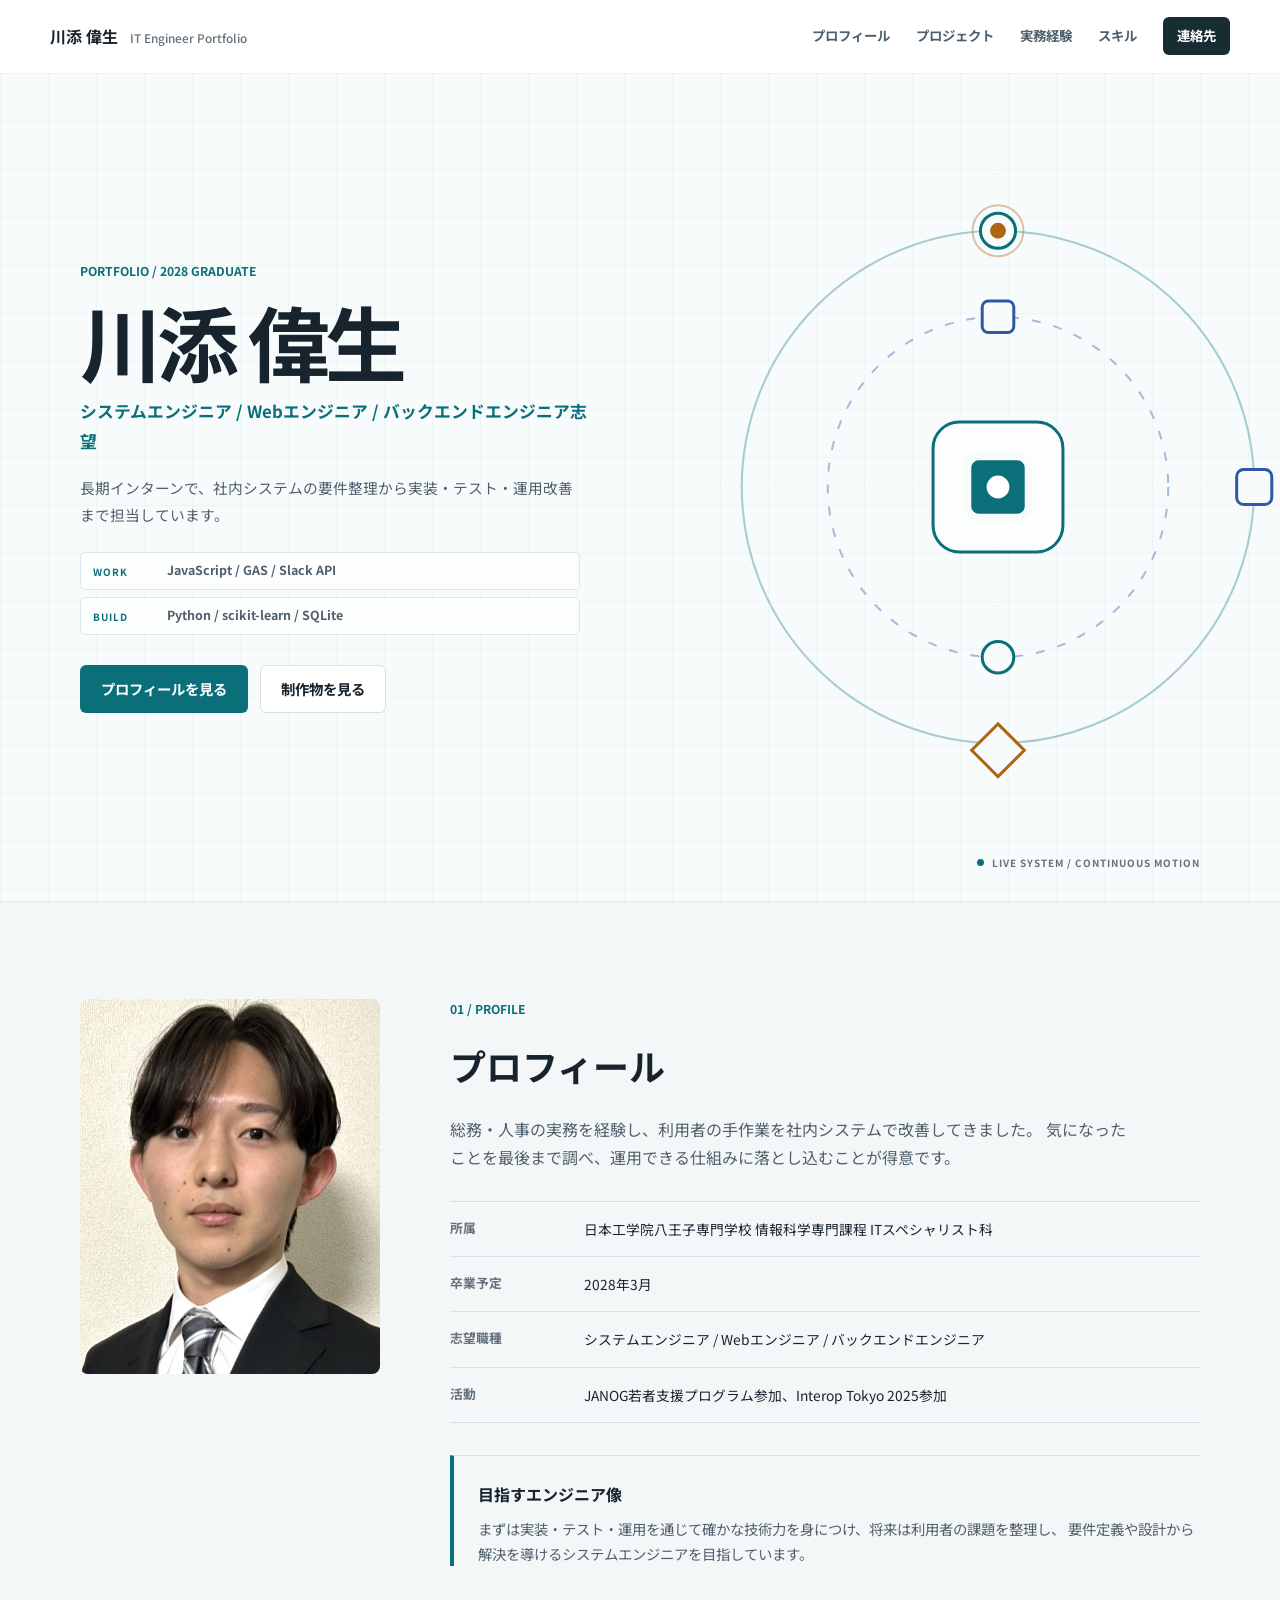
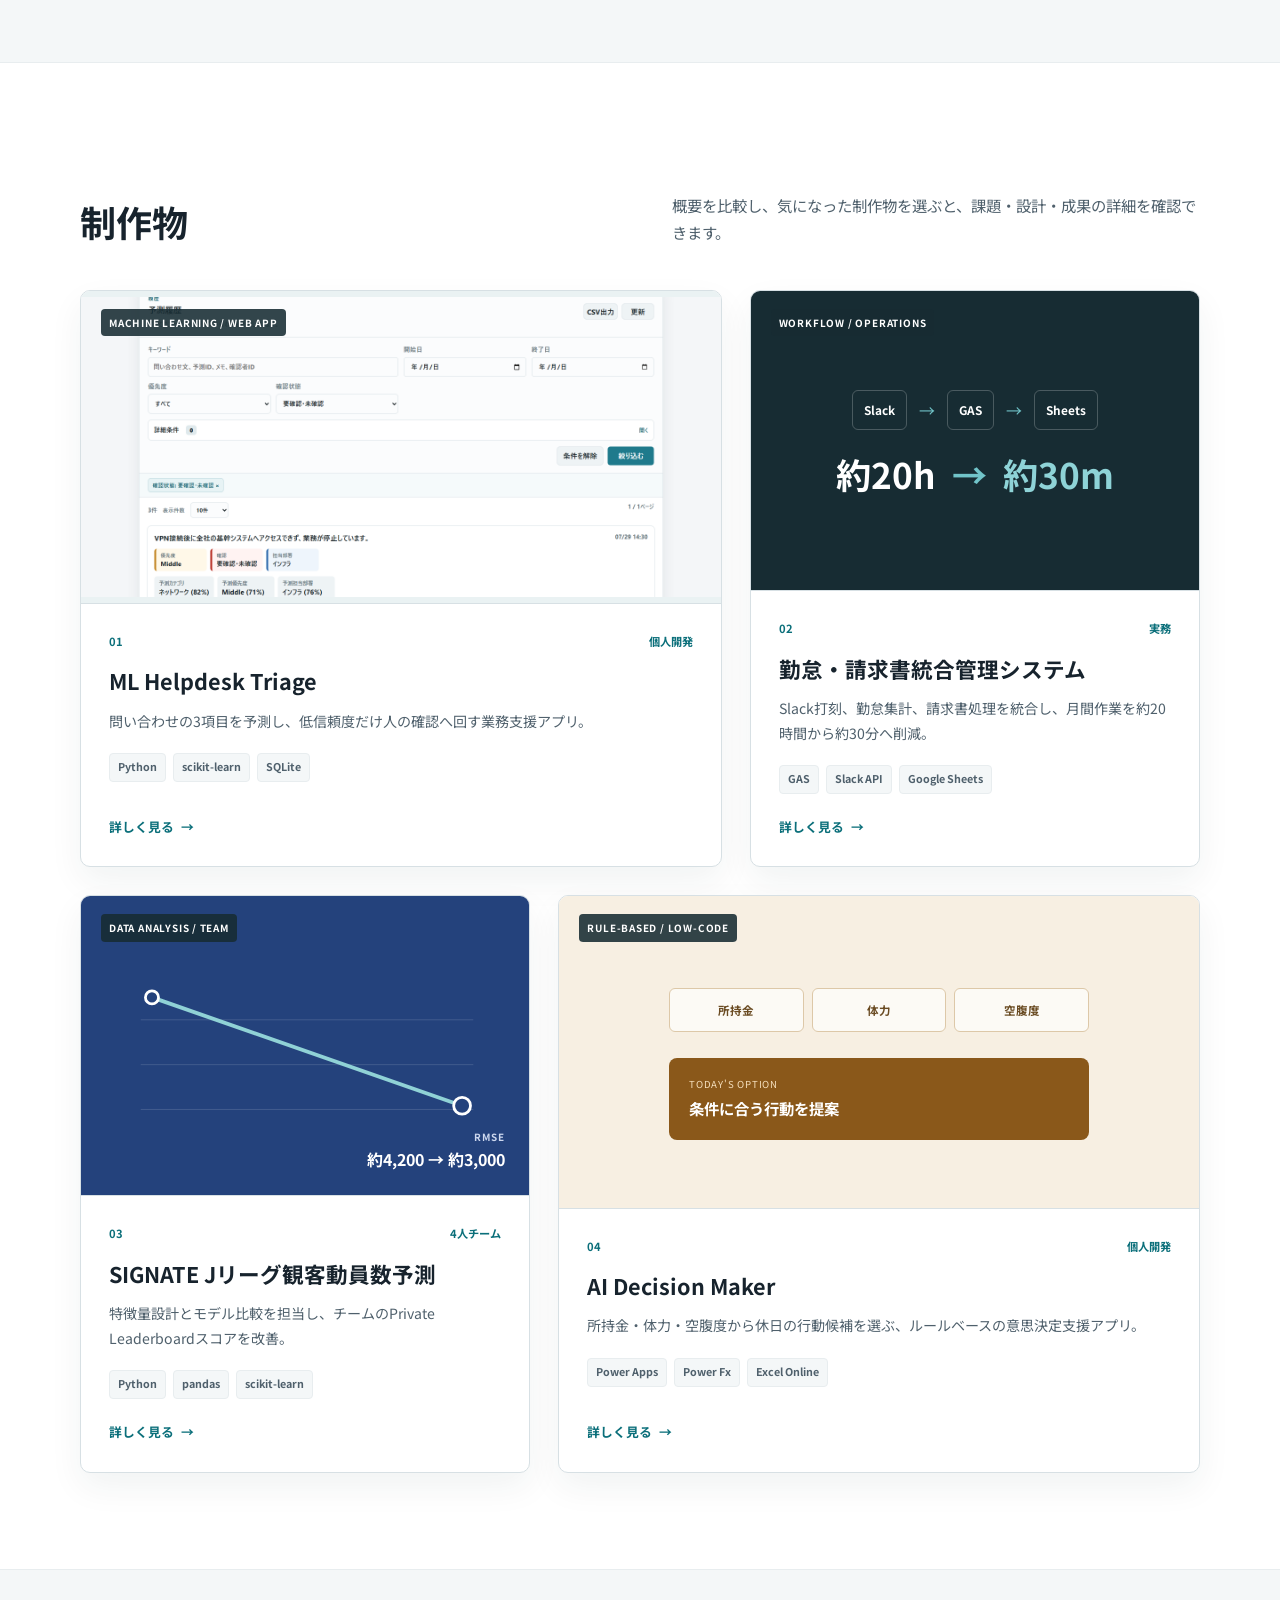
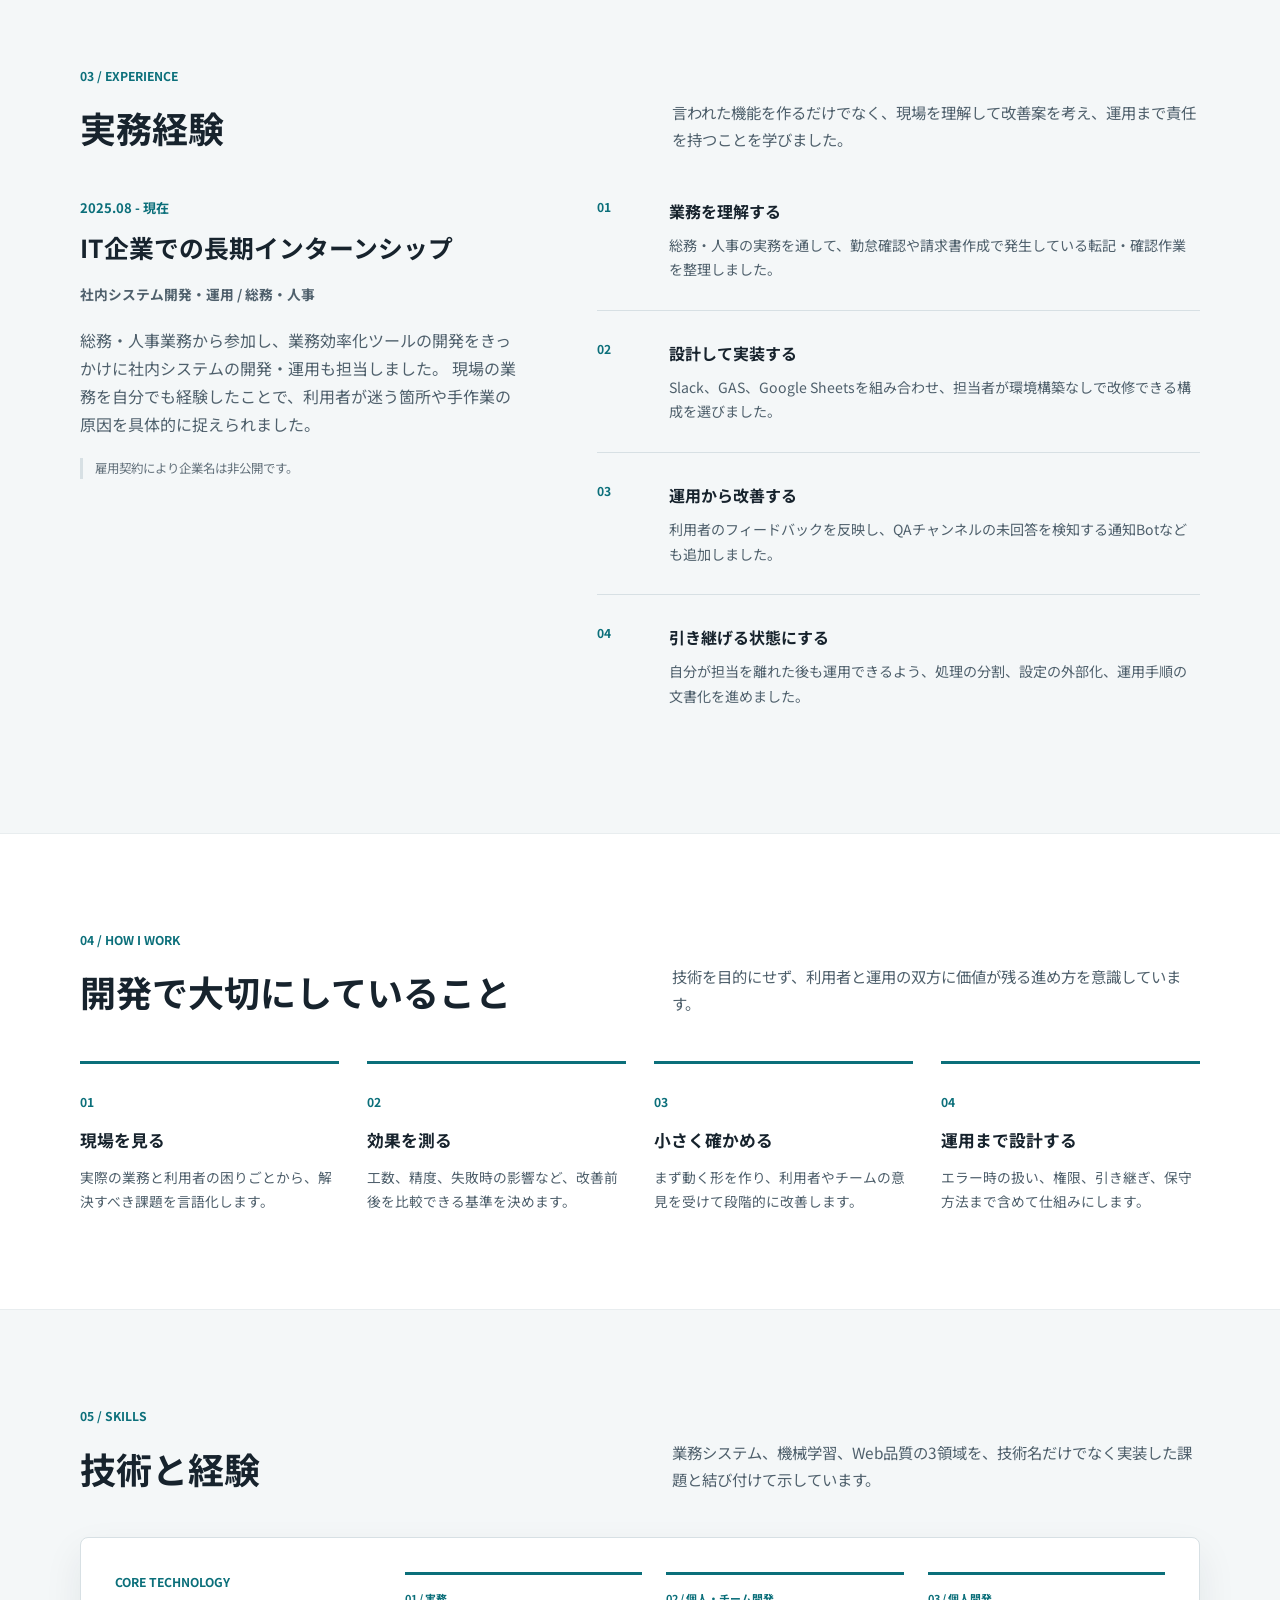
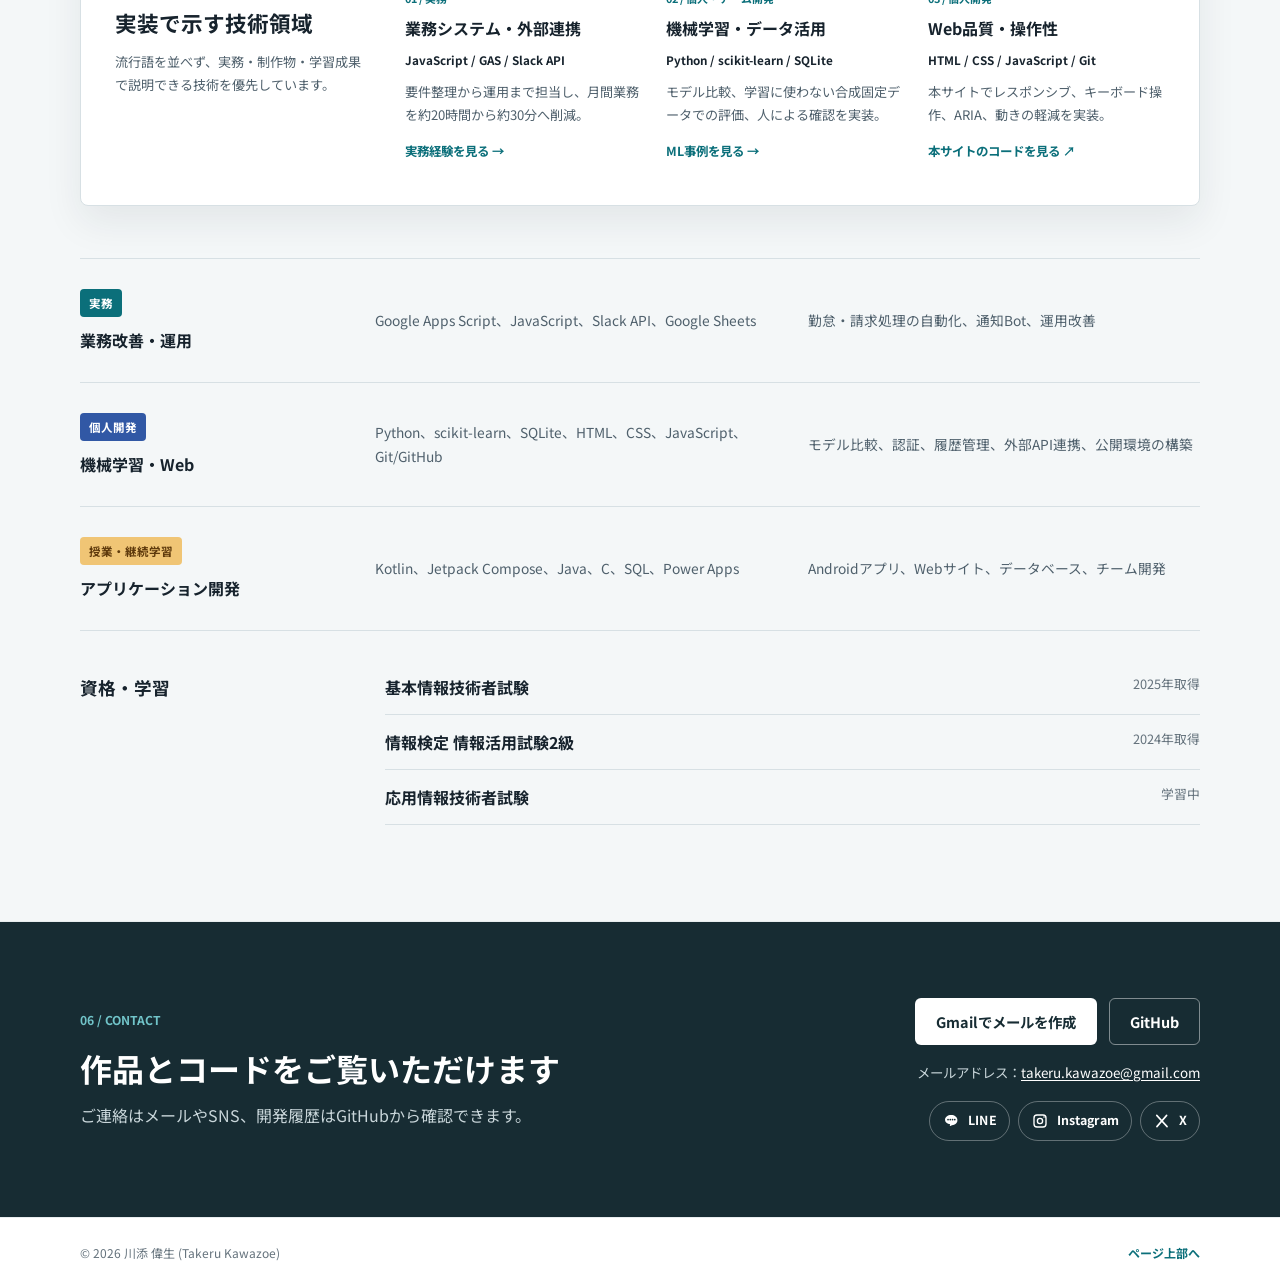
<file: index.html>
<!DOCTYPE html>
<html lang="ja">
<head>
    <meta charset="UTF-8">
    <meta name="viewport" content="width=device-width, initial-scale=1.0">
    <meta name="description" content="川添偉生の就職活動向けポートフォリオ。長期インターンでの業務改善、教師あり機械学習、チーム開発の経験を紹介します。">
    <meta property="og:title" content="川添 偉生 | ITエンジニア ポートフォリオ">
    <meta property="og:description" content="長期インターンでの業務改善と、機械学習・Web開発の制作物を紹介する2028年卒のポートフォリオです。">
    <meta property="og:type" content="website">
    <meta property="og:url" content="https://takerukawazoe.github.io/portfolio/">
    <meta property="og:image" content="https://takerukawazoe.github.io/portfolio/images/ml-helpdesk-dashboard.png">
    <meta name="twitter:card" content="summary_large_image">
    <title>川添 偉生 | ITエンジニア ポートフォリオ</title>
    <script>document.documentElement.classList.add("js");</script>
    <link rel="stylesheet" href="./style.css?v=20">
    <link href="https://fonts.googleapis.com/css2?family=Noto+Sans+JP:wght@400;500;700&display=swap" rel="stylesheet">
</head>
<body class="career-page">
    <a class="skip-link" href="#main-content">本文へ移動</a>

    <header class="site-header">
        <div class="site-header-inner">
            <a class="site-brand" href="#home" aria-label="トップへ戻る">
                <strong>川添 偉生</strong>
                <span>IT Engineer Portfolio</span>
            </a>
            <button class="menu-button" type="button" aria-controls="global-navigation" aria-expanded="false" aria-label="メニューを開く">
                <span></span>
                <span></span>
                <span></span>
            </button>
            <nav id="global-navigation" class="global-nav" aria-label="メインナビゲーション">
                <a href="#profile">プロフィール</a>
                <a href="#projects">プロジェクト</a>
                <a href="#experience">実務経験</a>
                <a href="#skills">スキル</a>
                <a class="nav-contact" href="#contact">連絡先</a>
            </nav>
        </div>
    </header>

    <main id="main-content">
        <section id="home" class="orbit-hero" aria-labelledby="hero-name">
            <div class="orbit-canvas" aria-hidden="true">
                <svg viewBox="0 0 800 800" focusable="false">
                    <g class="orbit-motion orbit-track orbit-track-outer">
                        <circle class="orbit-line" cx="400" cy="400" r="292"></circle>
                        <circle class="orbit-shape orbit-shape-circle" cx="400" cy="108" r="20"></circle>
                        <rect class="orbit-shape orbit-shape-square" x="672" y="380" width="40" height="40" rx="8"></rect>
                        <polygon class="orbit-shape orbit-shape-diamond" points="400,670 430,700 400,730 370,700"></polygon>
                    </g>
                    <g class="orbit-motion orbit-track orbit-track-inner">
                        <circle class="orbit-line orbit-line-dashed" cx="400" cy="400" r="194"></circle>
                        <rect class="orbit-shape orbit-shape-square" x="382" y="188" width="36" height="36" rx="7"></rect>
                        <circle class="orbit-shape orbit-shape-circle" cx="400" cy="594" r="18"></circle>
                    </g>
                    <g class="orbit-motion signal-rotor">
                        <circle class="signal-halo" cx="400" cy="108" r="29"></circle>
                        <circle class="signal-dot" cx="400" cy="108" r="9"></circle>
                    </g>
                    <g class="orbit-motion system-core">
                        <rect class="core-frame" x="326" y="326" width="148" height="148" rx="30"></rect>
                        <rect class="core-cell" x="365" y="365" width="70" height="70" rx="13"></rect>
                        <circle class="core-dot" cx="400" cy="400" r="13"></circle>
                    </g>
                    <path class="orbit-axis" d="M400 42 V758 M42 400 H758"></path>
                </svg>
            </div>
            <div class="page-shell orbit-layout">
                <div class="orbit-identity">
                    <p class="eyebrow">PORTFOLIO / 2028 GRADUATE</p>
                    <h1 id="hero-name">川添 偉生</h1>
                    <p class="orbit-role">システムエンジニア / Webエンジニア / バックエンドエンジニア志望</p>
                    <p class="orbit-summary">長期インターンで、社内システムの要件整理から実装・テスト・運用改善まで担当しています。</p>
                    <ul class="orbit-tech" aria-label="主要技術">
                        <li><span>WORK</span><strong>JavaScript / GAS / Slack API</strong></li>
                        <li><span>BUILD</span><strong>Python / scikit-learn / SQLite</strong></li>
                    </ul>
                    <div class="button-row" aria-label="主要リンク">
                        <a class="button button-primary" href="#profile">プロフィールを見る</a>
                        <a class="button button-secondary" href="#projects">制作物を見る</a>
                    </div>
                </div>
                <p class="orbit-status" aria-hidden="true"><span></span> LIVE SYSTEM / CONTINUOUS MOTION</p>
            </div>
        </section>

        <section id="profile" class="section-block section-toned profile-section" aria-labelledby="profile-title">
            <div class="page-shell profile-layout">
                <figure class="profile-photo-frame">
                    <img src="./images/profile.jpg" width="699" height="559" loading="lazy" decoding="async" alt="川添偉生のプロフィール写真">
                </figure>
                <div class="profile-copy">
                    <p class="section-index">01 / PROFILE</p>
                    <h2 id="profile-title">プロフィール</h2>
                    <p class="profile-intro">
                        総務・人事の実務を経験し、利用者の手作業を社内システムで改善してきました。
                        気になったことを最後まで調べ、運用できる仕組みに落とし込むことが得意です。
                    </p>
                    <dl class="profile-facts">
                        <div>
                            <dt>所属</dt>
                            <dd>日本工学院八王子専門学校 情報科学専門課程 ITスペシャリスト科</dd>
                        </div>
                        <div>
                            <dt>卒業予定</dt>
                            <dd>2028年3月</dd>
                        </div>
                        <div>
                            <dt>志望職種</dt>
                            <dd>システムエンジニア / Webエンジニア / バックエンドエンジニア</dd>
                        </div>
                        <div>
                            <dt>活動</dt>
                            <dd>JANOG若者支援プログラム参加、Interop Tokyo 2025参加</dd>
                        </div>
                    </dl>
                    <div class="career-vision">
                        <h3>目指すエンジニア像</h3>
                        <p>
                            まずは実装・テスト・運用を通じて確かな技術力を身につけ、将来は利用者の課題を整理し、
                            要件定義や設計から解決を導けるシステムエンジニアを目指しています。
                        </p>
                    </div>
                </div>
            </div>
        </section>

        <section id="projects" class="section-block projects-section" aria-labelledby="projects-title">
            <div class="page-shell">
                <header class="section-heading">
                    <p class="section-index">02 / SELECTED WORK</p>
                    <h2 id="projects-title">制作物</h2>
                    <p>概要を比較し、気になった制作物を選ぶと、課題・設計・成果の詳細を確認できます。</p>
                </header>

                <div class="works-grid">
                    <article class="work-card work-card-wide">
                        <a href="./projects/ml-helpdesk/" aria-label="ML Helpdesk Triageの詳細を見る">
                            <div class="work-cover work-cover-image">
                                <img class="ml-project-image" src="./images/ml-helpdesk-dashboard.png" width="1440" height="1800" loading="lazy" decoding="async" alt="ML Helpdesk Triageの予測履歴画面">
                                <span class="work-cover-label">MACHINE LEARNING / WEB APP</span>
                            </div>
                            <div class="work-card-body">
                                <div class="work-card-topline"><span>01</span><span>個人開発</span></div>
                                <h3 class="ml-project-title">ML Helpdesk Triage</h3>
                                <p>問い合わせの3項目を予測し、低信頼度だけ人の確認へ回す業務支援アプリ。</p>
                                <ul class="work-tags" aria-label="使用技術"><li>Python</li><li>scikit-learn</li><li>SQLite</li></ul>
                                <span class="work-card-link">詳しく見る <i aria-hidden="true">→</i></span>
                            </div>
                        </a>
                    </article>

                    <article class="work-card">
                        <a href="./projects/internship-system/" aria-label="勤怠・請求書統合管理システムの詳細を見る">
                            <div class="work-cover work-cover-system" aria-hidden="true">
                                <span class="work-cover-label">WORKFLOW / OPERATIONS</span>
                                <div class="mini-system-flow"><b>Slack</b><i>→</i><b>GAS</b><i>→</i><b>Sheets</b></div>
                                <strong><span>約20h</span><i>→</i><span>約30m</span></strong>
                            </div>
                            <div class="work-card-body">
                                <div class="work-card-topline"><span>02</span><span>実務</span></div>
                                <h3>勤怠・請求書統合管理システム</h3>
                                <p>Slack打刻、勤怠集計、請求書処理を統合し、月間作業を約20時間から約30分へ削減。</p>
                                <ul class="work-tags" aria-label="使用技術"><li>GAS</li><li>Slack API</li><li>Google Sheets</li></ul>
                                <span class="work-card-link">詳しく見る <i aria-hidden="true">→</i></span>
                            </div>
                        </a>
                    </article>

                    <article class="work-card">
                        <a href="./projects/signate-jleague/" aria-label="SIGNATE Jリーグ観客動員数予測の詳細を見る">
                            <div class="work-cover work-cover-chart" aria-hidden="true">
                                <span class="work-cover-label">DATA ANALYSIS / TEAM</span>
                                <svg viewBox="0 0 420 210" focusable="false">
                                    <path d="M34 166 H390 M34 118 H390 M34 70 H390"></path>
                                    <polyline points="46,46 378,162"></polyline>
                                    <circle cx="46" cy="46" r="7"></circle><circle cx="378" cy="162" r="9"></circle>
                                </svg>
                                <div class="chart-value"><span>RMSE</span><strong>約4,200 → 約3,000</strong></div>
                            </div>
                            <div class="work-card-body">
                                <div class="work-card-topline"><span>03</span><span>4人チーム</span></div>
                                <h3>SIGNATE Jリーグ観客動員数予測</h3>
                                <p>特徴量設計とモデル比較を担当し、チームのPrivate Leaderboardスコアを改善。</p>
                                <ul class="work-tags" aria-label="使用技術"><li>Python</li><li>pandas</li><li>scikit-learn</li></ul>
                                <span class="work-card-link">詳しく見る <i aria-hidden="true">→</i></span>
                            </div>
                        </a>
                    </article>

                    <article class="work-card work-card-wide">
                        <a href="./projects/ai-decision-maker/" aria-label="AI Decision Makerの詳細を見る">
                            <div class="work-cover work-cover-decision" aria-hidden="true">
                                <span class="work-cover-label">RULE-BASED / LOW-CODE</span>
                                <div class="decision-inputs"><span>所持金</span><span>体力</span><span>空腹度</span></div>
                                <div class="decision-result"><small>TODAY'S OPTION</small><strong>条件に合う行動を提案</strong></div>
                            </div>
                            <div class="work-card-body">
                                <div class="work-card-topline"><span>04</span><span>個人開発</span></div>
                                <h3>AI Decision Maker</h3>
                                <p>所持金・体力・空腹度から休日の行動候補を選ぶ、ルールベースの意思決定支援アプリ。</p>
                                <ul class="work-tags" aria-label="使用技術"><li>Power Apps</li><li>Power Fx</li><li>Excel Online</li></ul>
                                <span class="work-card-link">詳しく見る <i aria-hidden="true">→</i></span>
                            </div>
                        </a>
                    </article>
                </div>
            </div>
        </section>

        <section id="experience" class="section-block section-toned" aria-labelledby="experience-title">
            <div class="page-shell">
                <header class="section-heading">
                    <p class="section-index">03 / EXPERIENCE</p>
                    <h2 id="experience-title">実務経験</h2>
                    <p>言われた機能を作るだけでなく、現場を理解して改善案を考え、運用まで責任を持つことを学びました。</p>
                </header>

                <div class="experience-layout">
                    <div class="experience-summary">
                        <p class="experience-period">2025.08 - 現在</p>
                        <h3>IT企業での長期インターンシップ</h3>
                        <p class="experience-role">社内システム開発・運用 / 総務・人事</p>
                        <p>
                            総務・人事業務から参加し、業務効率化ツールの開発をきっかけに社内システムの開発・運用も担当しました。
                            現場の業務を自分でも経験したことで、利用者が迷う箇所や手作業の原因を具体的に捉えられました。
                        </p>
                        <p class="confidential-note">雇用契約により企業名は非公開です。</p>
                    </div>

                    <ol class="experience-steps">
                        <li>
                            <span>01</span>
                            <div>
                                <h3>業務を理解する</h3>
                                <p>総務・人事の実務を通して、勤怠確認や請求書作成で発生している転記・確認作業を整理しました。</p>
                            </div>
                        </li>
                        <li>
                            <span>02</span>
                            <div>
                                <h3>設計して実装する</h3>
                                <p>Slack、GAS、Google Sheetsを組み合わせ、担当者が環境構築なしで改修できる構成を選びました。</p>
                            </div>
                        </li>
                        <li>
                            <span>03</span>
                            <div>
                                <h3>運用から改善する</h3>
                                <p>利用者のフィードバックを反映し、QAチャンネルの未回答を検知する通知Botなども追加しました。</p>
                            </div>
                        </li>
                        <li>
                            <span>04</span>
                            <div>
                                <h3>引き継げる状態にする</h3>
                                <p>自分が担当を離れた後も運用できるよう、処理の分割、設定の外部化、運用手順の文書化を進めました。</p>
                            </div>
                        </li>
                    </ol>
                </div>
            </div>
        </section>

        <section id="approach" class="section-block" aria-labelledby="approach-title">
            <div class="page-shell">
                <header class="section-heading">
                    <p class="section-index">04 / HOW I WORK</p>
                    <h2 id="approach-title">開発で大切にしていること</h2>
                    <p>技術を目的にせず、利用者と運用の双方に価値が残る進め方を意識しています。</p>
                </header>

                <ol class="approach-grid">
                    <li>
                        <span>01</span>
                        <h3>現場を見る</h3>
                        <p>実際の業務と利用者の困りごとから、解決すべき課題を言語化します。</p>
                    </li>
                    <li>
                        <span>02</span>
                        <h3>効果を測る</h3>
                        <p>工数、精度、失敗時の影響など、改善前後を比較できる基準を決めます。</p>
                    </li>
                    <li>
                        <span>03</span>
                        <h3>小さく確かめる</h3>
                        <p>まず動く形を作り、利用者やチームの意見を受けて段階的に改善します。</p>
                    </li>
                    <li>
                        <span>04</span>
                        <h3>運用まで設計する</h3>
                        <p>エラー時の扱い、権限、引き継ぎ、保守方法まで含めて仕組みにします。</p>
                    </li>
                </ol>
            </div>
        </section>

        <section id="skills" class="section-block section-toned" aria-labelledby="skills-title">
            <div class="page-shell">
                <header class="section-heading">
                    <p class="section-index">05 / SKILLS</p>
                    <h2 id="skills-title">技術と経験</h2>
                    <p>業務システム、機械学習、Web品質の3領域を、技術名だけでなく実装した課題と結び付けて示しています。</p>
                </header>

                <div class="skills-priority" aria-labelledby="skills-priority-title">
                    <header>
                        <p class="section-index">CORE TECHNOLOGY</p>
                        <h3 id="skills-priority-title">実装で示す技術領域</h3>
                        <p>流行語を並べず、実務・制作物・学習成果で説明できる技術を優先しています。</p>
                    </header>
                    <div class="skills-priority-grid">
                        <article>
                            <span>01 / 実務</span>
                            <h4>業務システム・外部連携</h4>
                            <p class="skills-priority-tech">JavaScript / GAS / Slack API</p>
                            <p>要件整理から運用まで担当し、月間業務を約20時間から約30分へ削減。</p>
                            <a href="#experience">実務経験を見る <span aria-hidden="true">→</span></a>
                        </article>
                        <article>
                            <span>02 / 個人・チーム開発</span>
                            <h4>機械学習・データ活用</h4>
                            <p class="skills-priority-tech">Python / scikit-learn / SQLite</p>
                            <p>モデル比較、学習に使わない合成固定データでの評価、人による確認を実装。</p>
                            <a href="./projects/ml-helpdesk/">ML事例を見る <span aria-hidden="true">→</span></a>
                        </article>
                        <article>
                            <span>03 / 個人開発</span>
                            <h4>Web品質・操作性</h4>
                            <p class="skills-priority-tech">HTML / CSS / JavaScript / Git</p>
                            <p>本サイトでレスポンシブ、キーボード操作、ARIA、動きの軽減を実装。</p>
                            <a href="https://github.com/TakeruKawazoe/portfolio" target="_blank" rel="noopener noreferrer" aria-label="ポートフォリオのGitHub（新しいタブで開く）">本サイトのコードを見る <span aria-hidden="true">↗</span></a>
                        </article>
                    </div>
                </div>

                <div class="skill-evidence">
                    <div class="skill-row">
                        <div>
                            <span class="skill-level">実務</span>
                            <h3>業務改善・運用</h3>
                        </div>
                        <p>Google Apps Script、JavaScript、Slack API、Google Sheets</p>
                        <p>勤怠・請求処理の自動化、通知Bot、運用改善</p>
                    </div>
                    <div class="skill-row">
                        <div>
                            <span class="skill-level skill-level-personal">個人開発</span>
                            <h3>機械学習・Web</h3>
                        </div>
                        <p>Python、scikit-learn、SQLite、HTML、CSS、JavaScript、Git/GitHub</p>
                        <p>モデル比較、認証、履歴管理、外部API連携、公開環境の構築</p>
                    </div>
                    <div class="skill-row">
                        <div>
                            <span class="skill-level skill-level-school">授業・継続学習</span>
                            <h3>アプリケーション開発</h3>
                        </div>
                        <p>Kotlin、Jetpack Compose、Java、C、SQL、Power Apps</p>
                        <p>Androidアプリ、Webサイト、データベース、チーム開発</p>
                    </div>
                </div>

                <div class="qualification-row">
                    <h3>資格・学習</h3>
                    <ul>
                        <li><strong>基本情報技術者試験</strong><span>2025年取得</span></li>
                        <li><strong>情報検定 情報活用試験2級</strong><span>2024年取得</span></li>
                        <li><strong>応用情報技術者試験</strong><span>学習中</span></li>
                    </ul>
                </div>
            </div>
        </section>

        <section id="contact" class="contact-section" aria-labelledby="contact-title">
            <div class="page-shell contact-layout">
                <div>
                    <p class="section-index section-index-light">06 / CONTACT</p>
                    <h2 id="contact-title">作品とコードをご覧いただけます</h2>
                    <p>ご連絡はメールやSNS、開発履歴はGitHubから確認できます。</p>
                </div>
                <div class="contact-links">
                    <div class="contact-actions">
                        <a class="button button-light" href="https://mail.google.com/mail/?view=cm&amp;fs=1&amp;tf=1&amp;to=takeru.kawazoe%40gmail.com" target="_blank" rel="noopener noreferrer" aria-label="Gmailでメールを作成（新しいタブで開く）">Gmailでメールを作成</a>
                        <a class="button button-outline-light" href="https://github.com/TakeruKawazoe" target="_blank" rel="noopener noreferrer" aria-label="GitHub（新しいタブで開く）">GitHub</a>
                    </div>
                    <p class="contact-email">メールアドレス：<a href="https://mail.google.com/mail/?view=cm&amp;fs=1&amp;tf=1&amp;to=takeru.kawazoe%40gmail.com" target="_blank" rel="noopener noreferrer">takeru.kawazoe@gmail.com</a></p>
                    <div class="contact-socials" aria-label="SNSの連絡先">
                        <a class="social-link social-link-line" href="https://line.me/ti/p/zw987L6iPw" target="_blank" rel="noopener noreferrer" aria-label="LINEで連絡（新しいタブで開く）">
                            <svg viewBox="0 0 24 24" aria-hidden="true" focusable="false"><path d="M20.5 10.2c0-3.5-3.7-6.3-8.3-6.3S4 6.7 4 10.2c0 3.1 2.9 5.7 6.9 6.2l-.5 1.8c-.1.4.3.7.7.5l2.2-1.2c4.1-.4 7.2-3 7.2-6.3Z"/><path d="M8 10.2h.1M11 10.2h.1M14 10.2h.1M17 10.2h.1"/></svg>
                            <span>LINE</span>
                        </a>
                        <a class="social-link social-link-instagram" href="https://www.instagram.com/takeru.1028?stkn=bDhuYXA5MXZzdXFk&amp;utm_source=qr" target="_blank" rel="noopener noreferrer" aria-label="Instagramを見る（新しいタブで開く）">
                            <svg viewBox="0 0 24 24" aria-hidden="true" focusable="false"><rect x="4" y="4" width="16" height="16" rx="4"/><circle cx="12" cy="12" r="3.5"/><circle cx="17.3" cy="6.8" r="1" class="social-icon-fill"/></svg>
                            <span>Instagram</span>
                        </a>
                        <a class="social-link social-link-x" href="https://x.com/takemaru_031028?s=11" target="_blank" rel="noopener noreferrer" aria-label="Xを見る（新しいタブで開く）">
                            <svg viewBox="0 0 24 24" aria-hidden="true" focusable="false"><path d="M5 4.5 18.8 19.5M18.2 4.5 5.2 19.5"/></svg>
                            <span>X</span>
                        </a>
                    </div>
                </div>
            </div>
        </section>
    </main>

    <footer class="site-footer">
        <div class="page-shell">
            <p>&copy; 2026 川添 偉生 (Takeru Kawazoe)</p>
            <a href="#home">ページ上部へ</a>
        </div>
    </footer>

    <script src="./motion.js?v=5"></script>
    <script src="./script.js?v=4"></script>
</body>
</html>
</file>
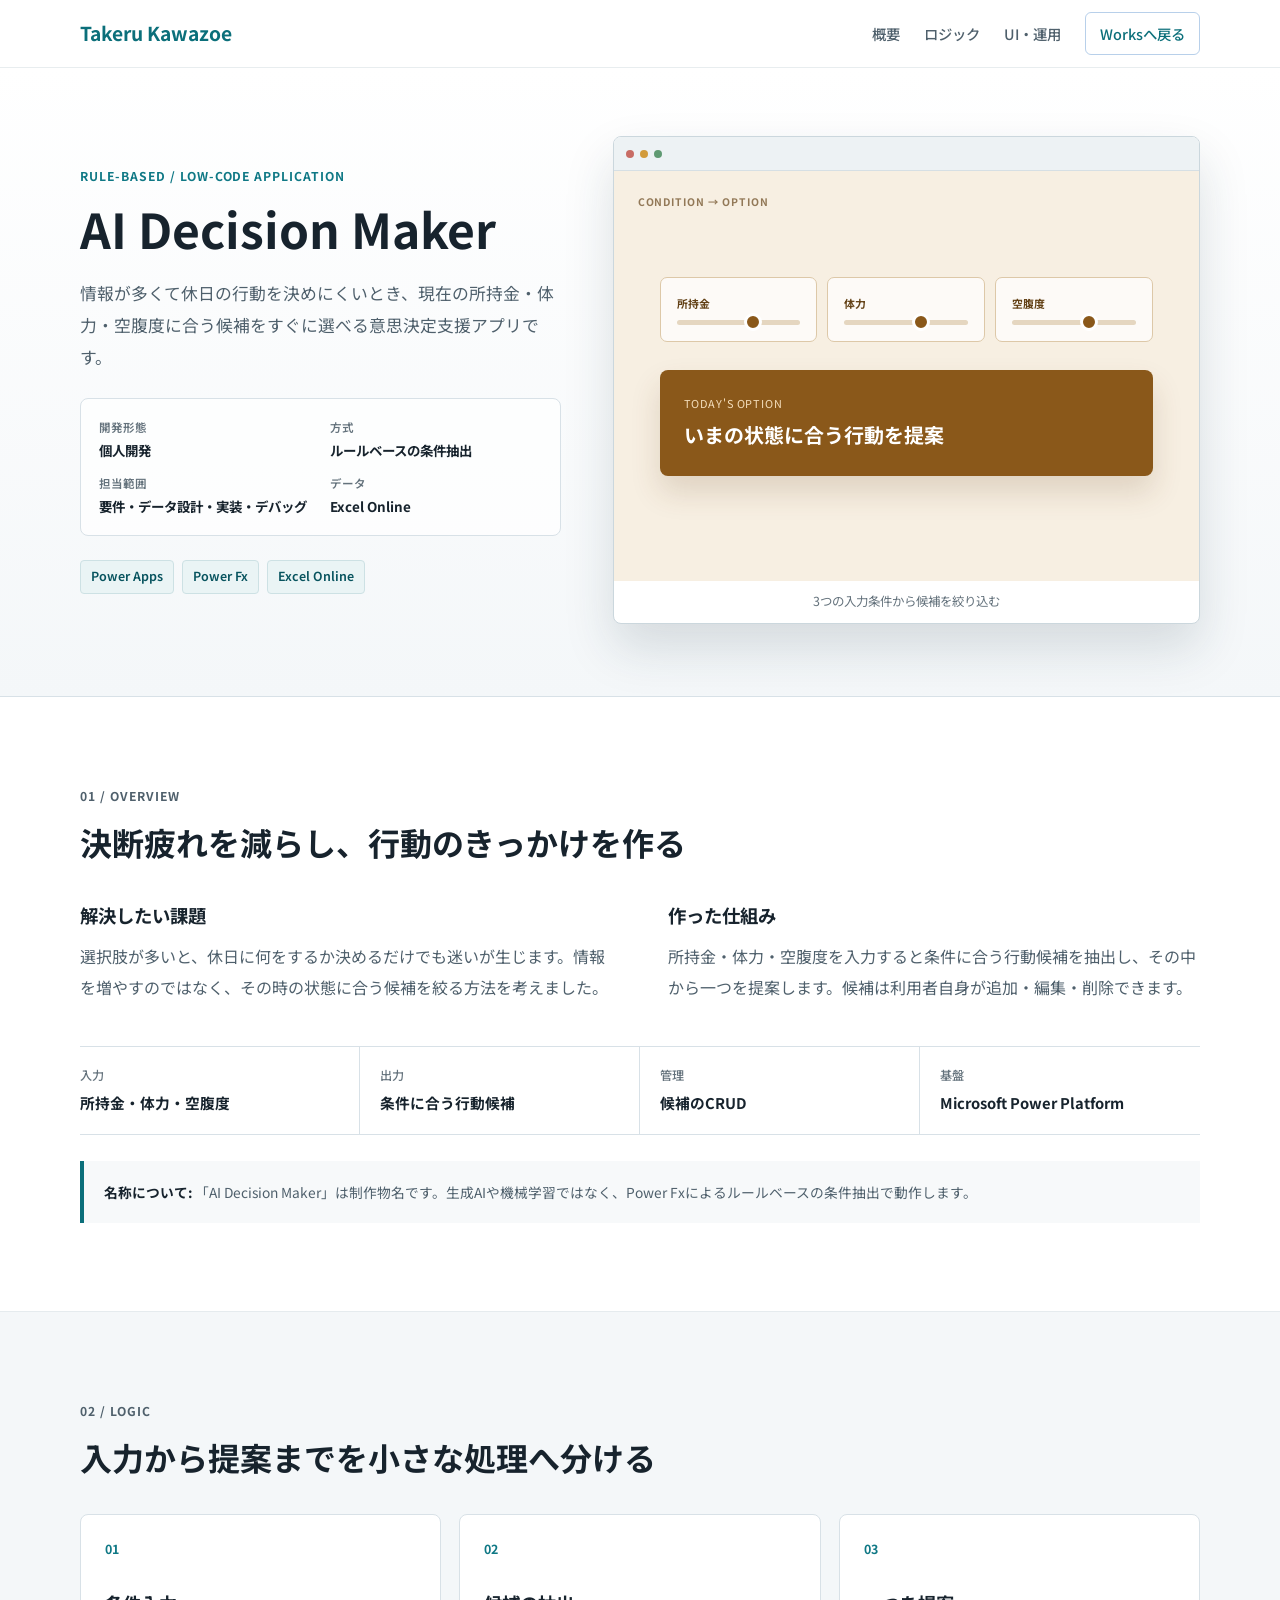
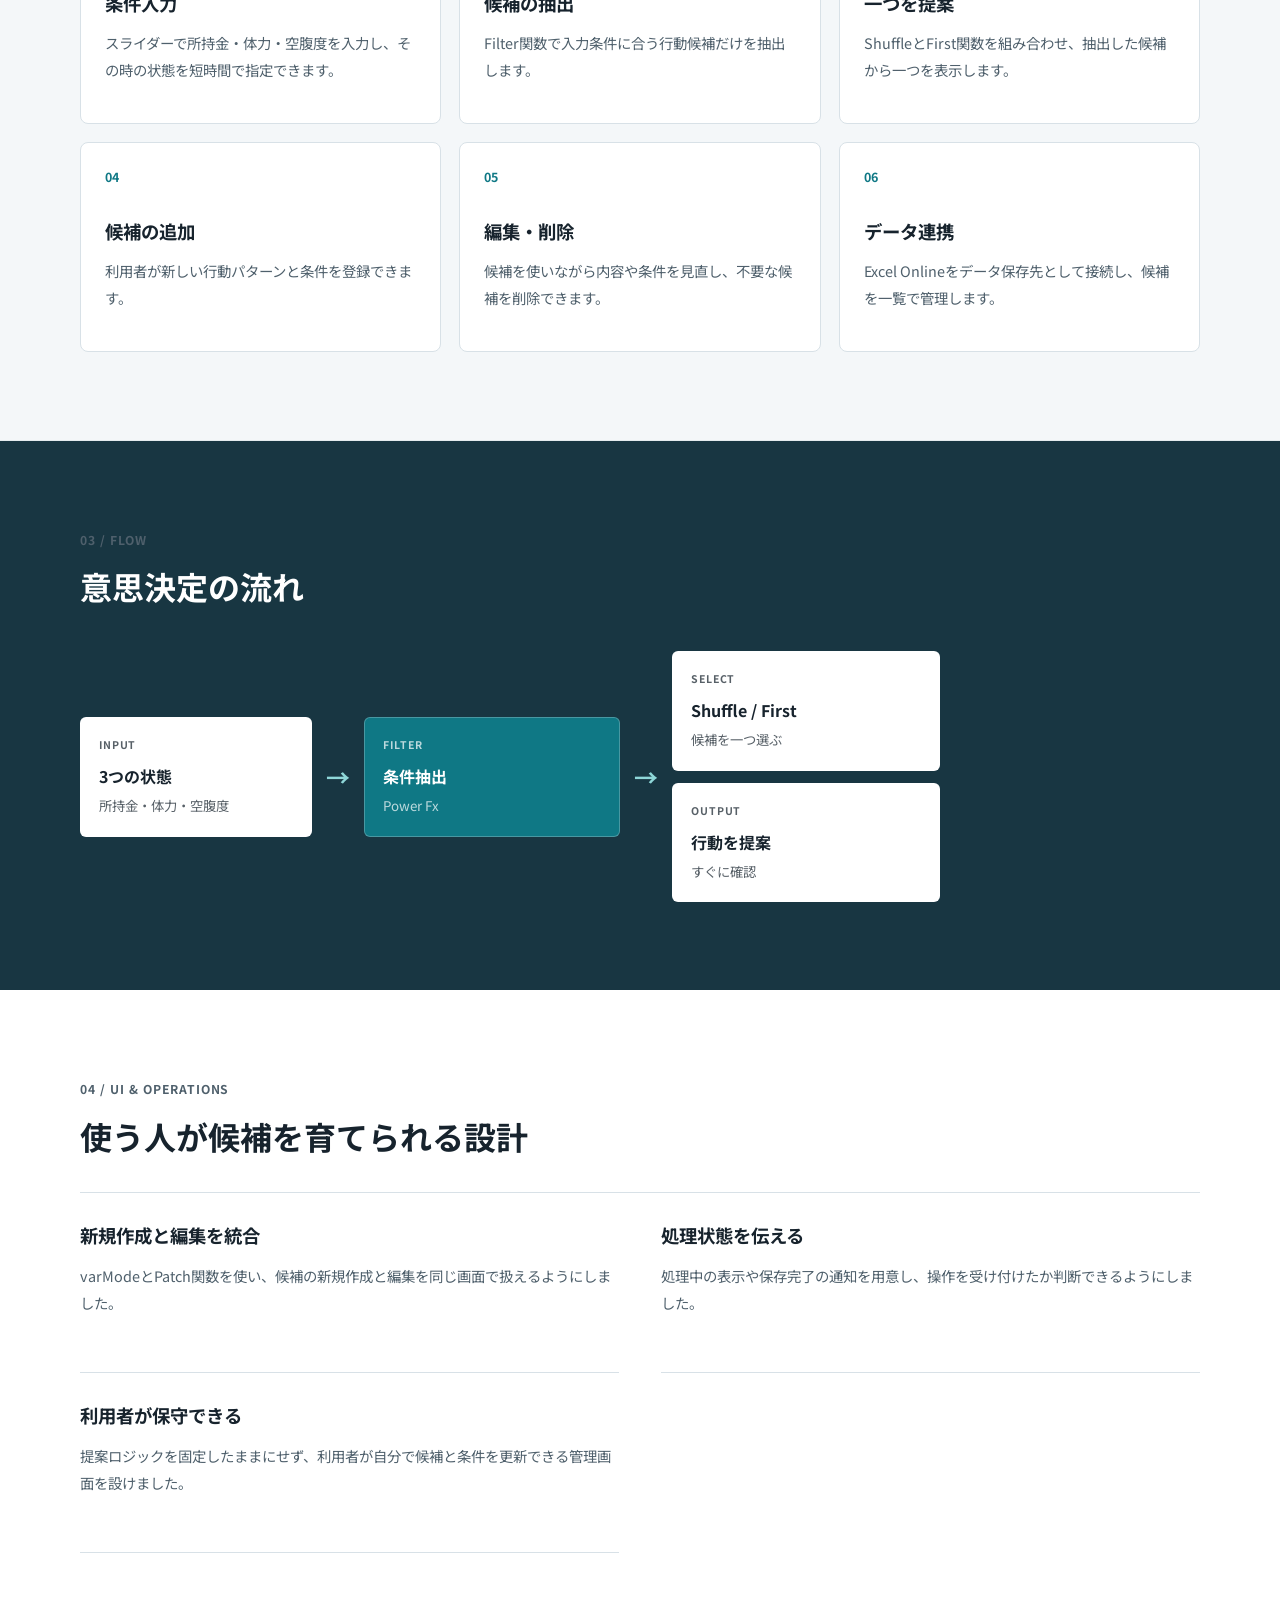
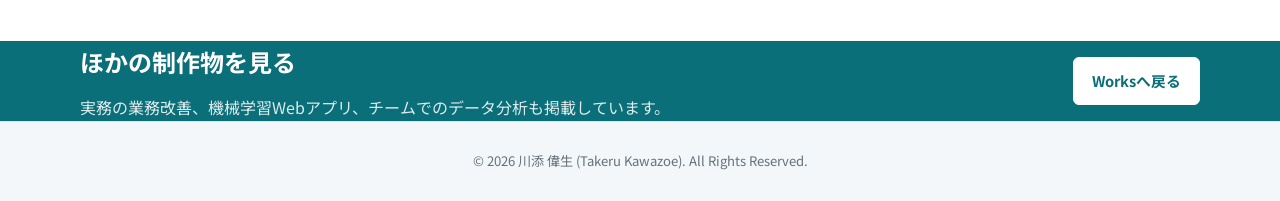
<file: projects/ai-decision-maker/index.html>
<!DOCTYPE html>
<html lang="ja">
<head>
    <meta charset="UTF-8">
    <meta name="viewport" content="width=device-width, initial-scale=1.0">
    <meta name="description" content="所持金・体力・空腹度から休日の行動候補を提案する、Power Apps製のルールベース意思決定支援アプリの開発事例です。">
    <meta property="og:title" content="AI Decision Maker | 川添 偉生 ポートフォリオ">
    <meta property="og:description" content="条件に合う候補の抽出とCRUD管理を実装し、利用者が自分で候補を更新できるようにしたローコード開発事例です。">
    <meta property="og:type" content="article">
    <meta property="og:url" content="https://takerukawazoe.github.io/portfolio/projects/ai-decision-maker/">
    <title>AI Decision Maker | Takeru Kawazoe Portfolio</title>
    <script>document.documentElement.classList.add("js");</script>
    <link rel="stylesheet" href="../../style.css?v=19">
    <link rel="stylesheet" href="../ml-helpdesk/project.css?v=5">
    <link rel="stylesheet" href="../work-detail.css?v=2">
    <link href="https://fonts.googleapis.com/css2?family=Noto+Sans+JP:wght@300;400;500;700&display=swap" rel="stylesheet">
</head>
<body class="project-detail-page work-detail-page">
    <a class="skip-link" href="#main-content">本文へ移動</a>
    <nav class="detail-navbar" aria-label="プロジェクトナビゲーション">
        <a class="detail-brand" href="../../index.html">Takeru Kawazoe</a>
        <div class="detail-nav-links">
            <a href="#overview">概要</a><a href="#logic">ロジック</a><a href="#ux">UI・運用</a><a class="detail-back-link" href="../../index.html#projects">Worksへ戻る</a>
        </div>
    </nav>

    <header class="detail-hero">
        <div class="detail-container detail-hero-grid">
            <div class="detail-hero-copy">
                <p class="detail-eyebrow">RULE-BASED / LOW-CODE APPLICATION</p>
                <h1>AI Decision Maker</h1>
                <p class="detail-lead">情報が多くて休日の行動を決めにくいとき、現在の所持金・体力・空腹度に合う候補をすぐに選べる意思決定支援アプリです。</p>
                <dl class="detail-quick-facts" aria-label="プロジェクト要約">
                    <div><dt>開発形態</dt><dd>個人開発</dd></div><div><dt>方式</dt><dd>ルールベースの条件抽出</dd></div><div><dt>担当範囲</dt><dd>要件・データ設計・実装・デバッグ</dd></div><div><dt>データ</dt><dd>Excel Online</dd></div>
                </dl>
                <ul class="detail-tech-list" aria-label="使用技術"><li>Power Apps</li><li>Power Fx</li><li>Excel Online</li></ul>
            </div>
            <figure class="product-shot work-detail-visual decision-visual">
                <div class="product-shot-bar" aria-hidden="true"><span></span><span></span><span></span></div>
                <div class="work-visual-canvas" aria-hidden="true">
                    <p class="work-visual-kicker">CONDITION → OPTION</p>
                    <div class="detail-decision-inputs"><div><span>所持金</span><i></i></div><div><span>体力</span><i></i></div><div><span>空腹度</span><i></i></div></div>
                    <div class="detail-decision-result"><small>TODAY'S OPTION</small><strong>いまの状態に合う行動を提案</strong></div>
                </div>
                <figcaption>3つの入力条件から候補を絞り込む</figcaption>
            </figure>
        </div>
    </header>

    <main id="main-content">
        <section id="overview" class="case-section">
            <div class="detail-container">
                <p class="section-kicker">01 / OVERVIEW</p>
                <h2>決断疲れを減らし、行動のきっかけを作る</h2>
                <div class="overview-grid">
                    <div><h3>解決したい課題</h3><p>選択肢が多いと、休日に何をするか決めるだけでも迷いが生じます。情報を増やすのではなく、その時の状態に合う候補を絞る方法を考えました。</p></div>
                    <div><h3>作った仕組み</h3><p>所持金・体力・空腹度を入力すると条件に合う行動候補を抽出し、その中から一つを提案します。候補は利用者自身が追加・編集・削除できます。</p></div>
                </div>
                <dl class="project-facts"><div><dt>入力</dt><dd>所持金・体力・空腹度</dd></div><div><dt>出力</dt><dd>条件に合う行動候補</dd></div><div><dt>管理</dt><dd>候補のCRUD</dd></div><div><dt>基盤</dt><dd>Microsoft Power Platform</dd></div></dl>
                <p class="evidence-note"><strong>名称について:</strong> 「AI Decision Maker」は制作物名です。生成AIや機械学習ではなく、Power Fxによるルールベースの条件抽出で動作します。</p>
            </div>
        </section>

        <section id="logic" class="case-section case-section-muted">
            <div class="detail-container">
                <p class="section-kicker">02 / LOGIC</p>
                <h2>入力から提案までを小さな処理へ分ける</h2>
                <div class="feature-grid">
                    <article class="feature-item"><span class="feature-number">01</span><h3>条件入力</h3><p>スライダーで所持金・体力・空腹度を入力し、その時の状態を短時間で指定できます。</p></article>
                    <article class="feature-item"><span class="feature-number">02</span><h3>候補の抽出</h3><p>Filter関数で入力条件に合う行動候補だけを抽出します。</p></article>
                    <article class="feature-item"><span class="feature-number">03</span><h3>一つを提案</h3><p>ShuffleとFirst関数を組み合わせ、抽出した候補から一つを表示します。</p></article>
                    <article class="feature-item"><span class="feature-number">04</span><h3>候補の追加</h3><p>利用者が新しい行動パターンと条件を登録できます。</p></article>
                    <article class="feature-item"><span class="feature-number">05</span><h3>編集・削除</h3><p>候補を使いながら内容や条件を見直し、不要な候補を削除できます。</p></article>
                    <article class="feature-item"><span class="feature-number">06</span><h3>データ連携</h3><p>Excel Onlineをデータ保存先として接続し、候補を一覧で管理します。</p></article>
                </div>
            </div>
        </section>

        <section class="case-section architecture-section" aria-labelledby="flow-title">
            <div class="detail-container">
                <p class="section-kicker section-kicker-light">03 / FLOW</p>
                <h2 id="flow-title">意思決定の流れ</h2>
                <div class="architecture-flow" aria-label="条件入力、候補抽出、候補選択、結果表示の順に進む処理">
                    <div class="architecture-node"><span class="architecture-label">INPUT</span><strong>3つの状態</strong><small>所持金・体力・空腹度</small></div><span class="architecture-arrow" aria-hidden="true">→</span><div class="architecture-node architecture-node-accent"><span class="architecture-label">FILTER</span><strong>条件抽出</strong><small>Power Fx</small></div><span class="architecture-arrow" aria-hidden="true">→</span><div class="architecture-stack"><div class="architecture-node"><span class="architecture-label">SELECT</span><strong>Shuffle / First</strong><small>候補を一つ選ぶ</small></div><div class="architecture-node"><span class="architecture-label">OUTPUT</span><strong>行動を提案</strong><small>すぐに確認</small></div></div>
                </div>
            </div>
        </section>

        <section id="ux" class="case-section">
            <div class="detail-container">
                <p class="section-kicker">04 / UI &amp; OPERATIONS</p>
                <h2>使う人が候補を育てられる設計</h2>
                <div class="decision-list">
                    <article><h3>新規作成と編集を統合</h3><p>varModeとPatch関数を使い、候補の新規作成と編集を同じ画面で扱えるようにしました。</p></article>
                    <article><h3>処理状態を伝える</h3><p>処理中の表示や保存完了の通知を用意し、操作を受け付けたか判断できるようにしました。</p></article>
                    <article><h3>利用者が保守できる</h3><p>提案ロジックを固定したままにせず、利用者が自分で候補と条件を更新できる管理画面を設けました。</p></article>
                </div>
            </div>
        </section>

        <section class="project-cta"><div class="detail-container project-cta-inner"><div><h2>ほかの制作物を見る</h2><p>実務の業務改善、機械学習Webアプリ、チームでのデータ分析も掲載しています。</p></div><div class="detail-actions"><a class="detail-button detail-button-on-dark" href="../../index.html#projects">Worksへ戻る</a></div></div></section>
    </main>

    <footer class="detail-footer"><div class="detail-container"><p>&copy; 2026 川添 偉生 (Takeru Kawazoe). All Rights Reserved.</p></div></footer>
    <script src="../../motion.js?v=5"></script>
</body>
</html>
</file>
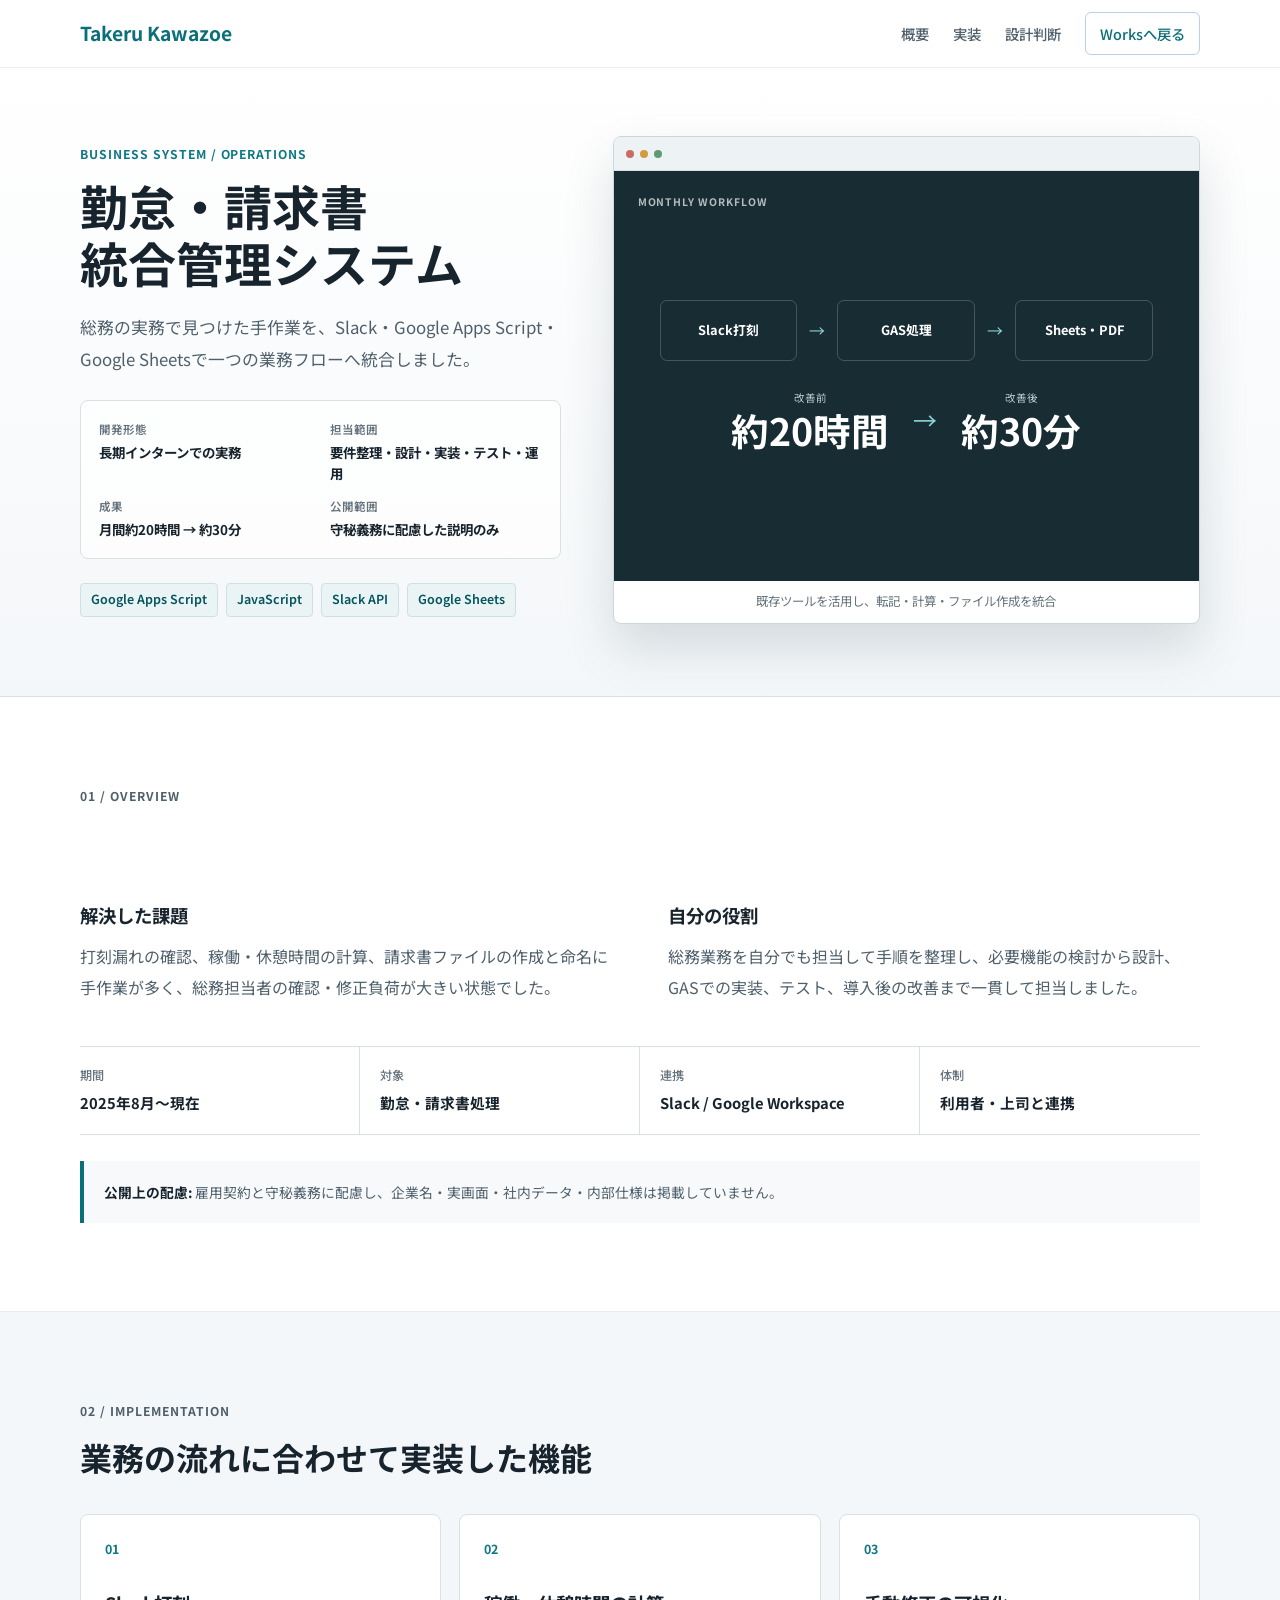
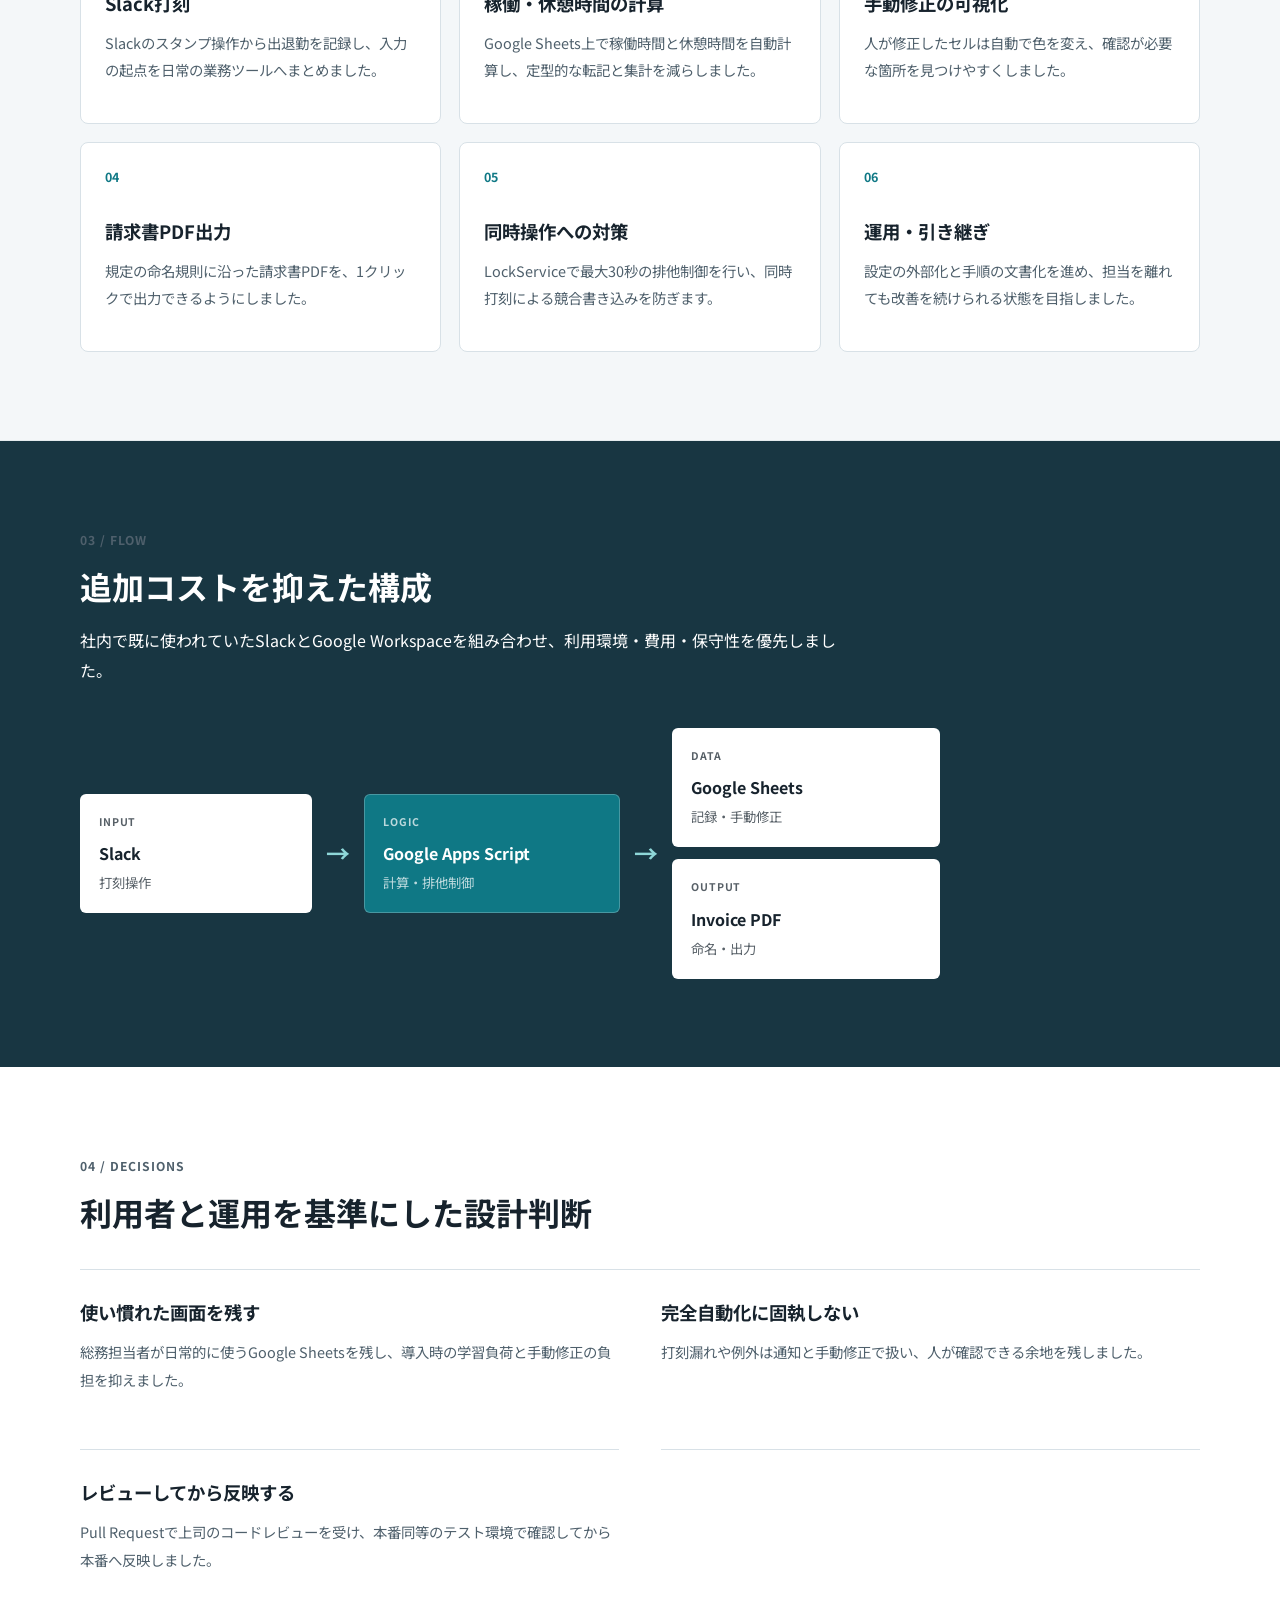
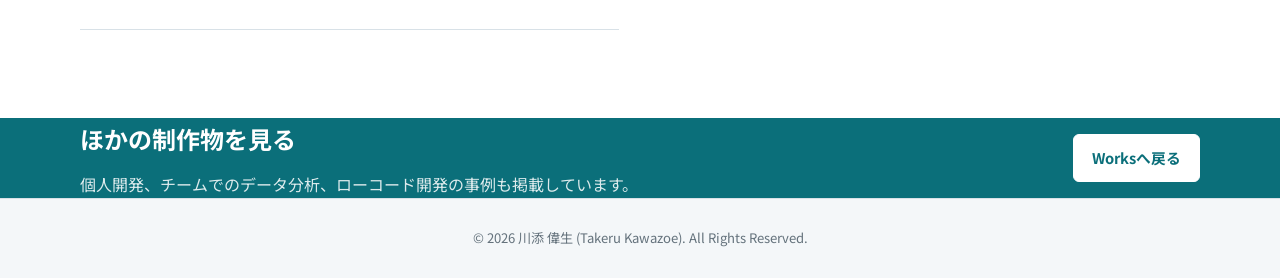
<file: projects/internship-system/index.html>
<!DOCTYPE html>
<html lang="ja">
<head>
    <meta charset="UTF-8">
    <meta name="viewport" content="width=device-width, initial-scale=1.0">
    <meta name="description" content="Slack、Google Apps Script、Google Sheetsで勤怠・請求書処理を統合し、月間作業を約20時間から約30分へ削減した実務事例です。">
    <meta property="og:title" content="勤怠・請求書統合管理システム | 川添 偉生 ポートフォリオ">
    <meta property="og:description" content="現場の業務理解から設計・実装・テスト・運用改善まで担当した社内業務改善の事例です。">
    <meta property="og:type" content="article">
    <meta property="og:url" content="https://takerukawazoe.github.io/portfolio/projects/internship-system/">
    <title>勤怠・請求書統合管理システム | Takeru Kawazoe Portfolio</title>
    <script>document.documentElement.classList.add("js");</script>
    <link rel="stylesheet" href="../../style.css?v=19">
    <link rel="stylesheet" href="../ml-helpdesk/project.css?v=5">
    <link rel="stylesheet" href="../work-detail.css?v=2">
    <link href="https://fonts.googleapis.com/css2?family=Noto+Sans+JP:wght@300;400;500;700&display=swap" rel="stylesheet">
</head>
<body class="project-detail-page work-detail-page">
    <a class="skip-link" href="#main-content">本文へ移動</a>
    <nav class="detail-navbar" aria-label="プロジェクトナビゲーション">
        <a class="detail-brand" href="../../index.html">Takeru Kawazoe</a>
        <div class="detail-nav-links">
            <a href="#overview">概要</a>
            <a href="#features">実装</a>
            <a href="#decisions">設計判断</a>
            <a class="detail-back-link" href="../../index.html#projects">Worksへ戻る</a>
        </div>
    </nav>

    <header class="detail-hero">
        <div class="detail-container detail-hero-grid">
            <div class="detail-hero-copy">
                <p class="detail-eyebrow">BUSINESS SYSTEM / OPERATIONS</p>
                <h1>勤怠・請求書<br>統合管理システム</h1>
                <p class="detail-lead">総務の実務で見つけた手作業を、Slack・Google Apps Script・Google Sheetsで一つの業務フローへ統合しました。</p>
                <dl class="detail-quick-facts" aria-label="プロジェクト要約">
                    <div><dt>開発形態</dt><dd>長期インターンでの実務</dd></div>
                    <div><dt>担当範囲</dt><dd>要件整理・設計・実装・テスト・運用</dd></div>
                    <div><dt>成果</dt><dd>月間約20時間 → 約30分</dd></div>
                    <div><dt>公開範囲</dt><dd>守秘義務に配慮した説明のみ</dd></div>
                </dl>
                <ul class="detail-tech-list" aria-label="使用技術">
                    <li>Google Apps Script</li><li>JavaScript</li><li>Slack API</li><li>Google Sheets</li>
                </ul>
            </div>
            <figure class="product-shot work-detail-visual ops-visual">
                <div class="product-shot-bar" aria-hidden="true"><span></span><span></span><span></span></div>
                <div class="work-visual-canvas" aria-hidden="true">
                    <p class="work-visual-kicker">MONTHLY WORKFLOW</p>
                    <div class="detail-system-flow"><span>Slack打刻</span><i>→</i><span>GAS処理</span><i>→</i><span>Sheets・PDF</span></div>
                    <div class="detail-impact"><div><small>改善前</small><strong>約20時間</strong></div><span>→</span><div><small>改善後</small><strong>約30分</strong></div></div>
                </div>
                <figcaption>既存ツールを活用し、転記・計算・ファイル作成を統合</figcaption>
            </figure>
        </div>
    </header>

    <main id="main-content">
        <section id="overview" class="case-section">
            <div class="detail-container">
                <p class="section-kicker">01 / OVERVIEW</p>
                <h2>現場で経験した手作業を、仕組みから見直す</h2>
                <div class="overview-grid">
                    <div><h3>解決した課題</h3><p>打刻漏れの確認、稼働・休憩時間の計算、請求書ファイルの作成と命名に手作業が多く、総務担当者の確認・修正負荷が大きい状態でした。</p></div>
                    <div><h3>自分の役割</h3><p>総務業務を自分でも担当して手順を整理し、必要機能の検討から設計、GASでの実装、テスト、導入後の改善まで一貫して担当しました。</p></div>
                </div>
                <dl class="project-facts">
                    <div><dt>期間</dt><dd>2025年8月〜現在</dd></div><div><dt>対象</dt><dd>勤怠・請求書処理</dd></div><div><dt>連携</dt><dd>Slack / Google Workspace</dd></div><div><dt>体制</dt><dd>利用者・上司と連携</dd></div>
                </dl>
                <p class="evidence-note"><strong>公開上の配慮:</strong> 雇用契約と守秘義務に配慮し、企業名・実画面・社内データ・内部仕様は掲載していません。</p>
            </div>
        </section>

        <section id="features" class="case-section case-section-muted">
            <div class="detail-container">
                <p class="section-kicker">02 / IMPLEMENTATION</p>
                <h2>業務の流れに合わせて実装した機能</h2>
                <div class="feature-grid">
                    <article class="feature-item"><span class="feature-number">01</span><h3>Slack打刻</h3><p>Slackのスタンプ操作から出退勤を記録し、入力の起点を日常の業務ツールへまとめました。</p></article>
                    <article class="feature-item"><span class="feature-number">02</span><h3>稼働・休憩時間の計算</h3><p>Google Sheets上で稼働時間と休憩時間を自動計算し、定型的な転記と集計を減らしました。</p></article>
                    <article class="feature-item"><span class="feature-number">03</span><h3>手動修正の可視化</h3><p>人が修正したセルは自動で色を変え、確認が必要な箇所を見つけやすくしました。</p></article>
                    <article class="feature-item"><span class="feature-number">04</span><h3>請求書PDF出力</h3><p>規定の命名規則に沿った請求書PDFを、1クリックで出力できるようにしました。</p></article>
                    <article class="feature-item"><span class="feature-number">05</span><h3>同時操作への対策</h3><p>LockServiceで最大30秒の排他制御を行い、同時打刻による競合書き込みを防ぎます。</p></article>
                    <article class="feature-item"><span class="feature-number">06</span><h3>運用・引き継ぎ</h3><p>設定の外部化と手順の文書化を進め、担当を離れても改善を続けられる状態を目指しました。</p></article>
                </div>
            </div>
        </section>

        <section class="case-section architecture-section" aria-labelledby="flow-title">
            <div class="detail-container">
                <p class="section-kicker section-kicker-light">03 / FLOW</p>
                <h2 id="flow-title">追加コストを抑えた構成</h2>
                <p class="section-intro">社内で既に使われていたSlackとGoogle Workspaceを組み合わせ、利用環境・費用・保守性を優先しました。</p>
                <div class="architecture-flow" aria-label="SlackからGoogle Apps Scriptを経由し、Google Sheetsと請求書PDFへ連携する構成">
                    <div class="architecture-node"><span class="architecture-label">INPUT</span><strong>Slack</strong><small>打刻操作</small></div><span class="architecture-arrow" aria-hidden="true">→</span><div class="architecture-node architecture-node-accent"><span class="architecture-label">LOGIC</span><strong>Google Apps Script</strong><small>計算・排他制御</small></div><span class="architecture-arrow" aria-hidden="true">→</span><div class="architecture-stack"><div class="architecture-node"><span class="architecture-label">DATA</span><strong>Google Sheets</strong><small>記録・手動修正</small></div><div class="architecture-node"><span class="architecture-label">OUTPUT</span><strong>Invoice PDF</strong><small>命名・出力</small></div></div>
                </div>
            </div>
        </section>

        <section id="decisions" class="case-section">
            <div class="detail-container">
                <p class="section-kicker">04 / DECISIONS</p>
                <h2>利用者と運用を基準にした設計判断</h2>
                <div class="decision-list">
                    <article><h3>使い慣れた画面を残す</h3><p>総務担当者が日常的に使うGoogle Sheetsを残し、導入時の学習負荷と手動修正の負担を抑えました。</p></article>
                    <article><h3>完全自動化に固執しない</h3><p>打刻漏れや例外は通知と手動修正で扱い、人が確認できる余地を残しました。</p></article>
                    <article><h3>レビューしてから反映する</h3><p>Pull Requestで上司のコードレビューを受け、本番同等のテスト環境で確認してから本番へ反映しました。</p></article>
                </div>
            </div>
        </section>

        <section class="project-cta">
            <div class="detail-container project-cta-inner">
                <div><h2>ほかの制作物を見る</h2><p>個人開発、チームでのデータ分析、ローコード開発の事例も掲載しています。</p></div>
                <div class="detail-actions"><a class="detail-button detail-button-on-dark" href="../../index.html#projects">Worksへ戻る</a></div>
            </div>
        </section>
    </main>

    <footer class="detail-footer"><div class="detail-container"><p>&copy; 2026 川添 偉生 (Takeru Kawazoe). All Rights Reserved.</p></div></footer>
    <script src="../../motion.js?v=5"></script>
</body>
</html>
</file>
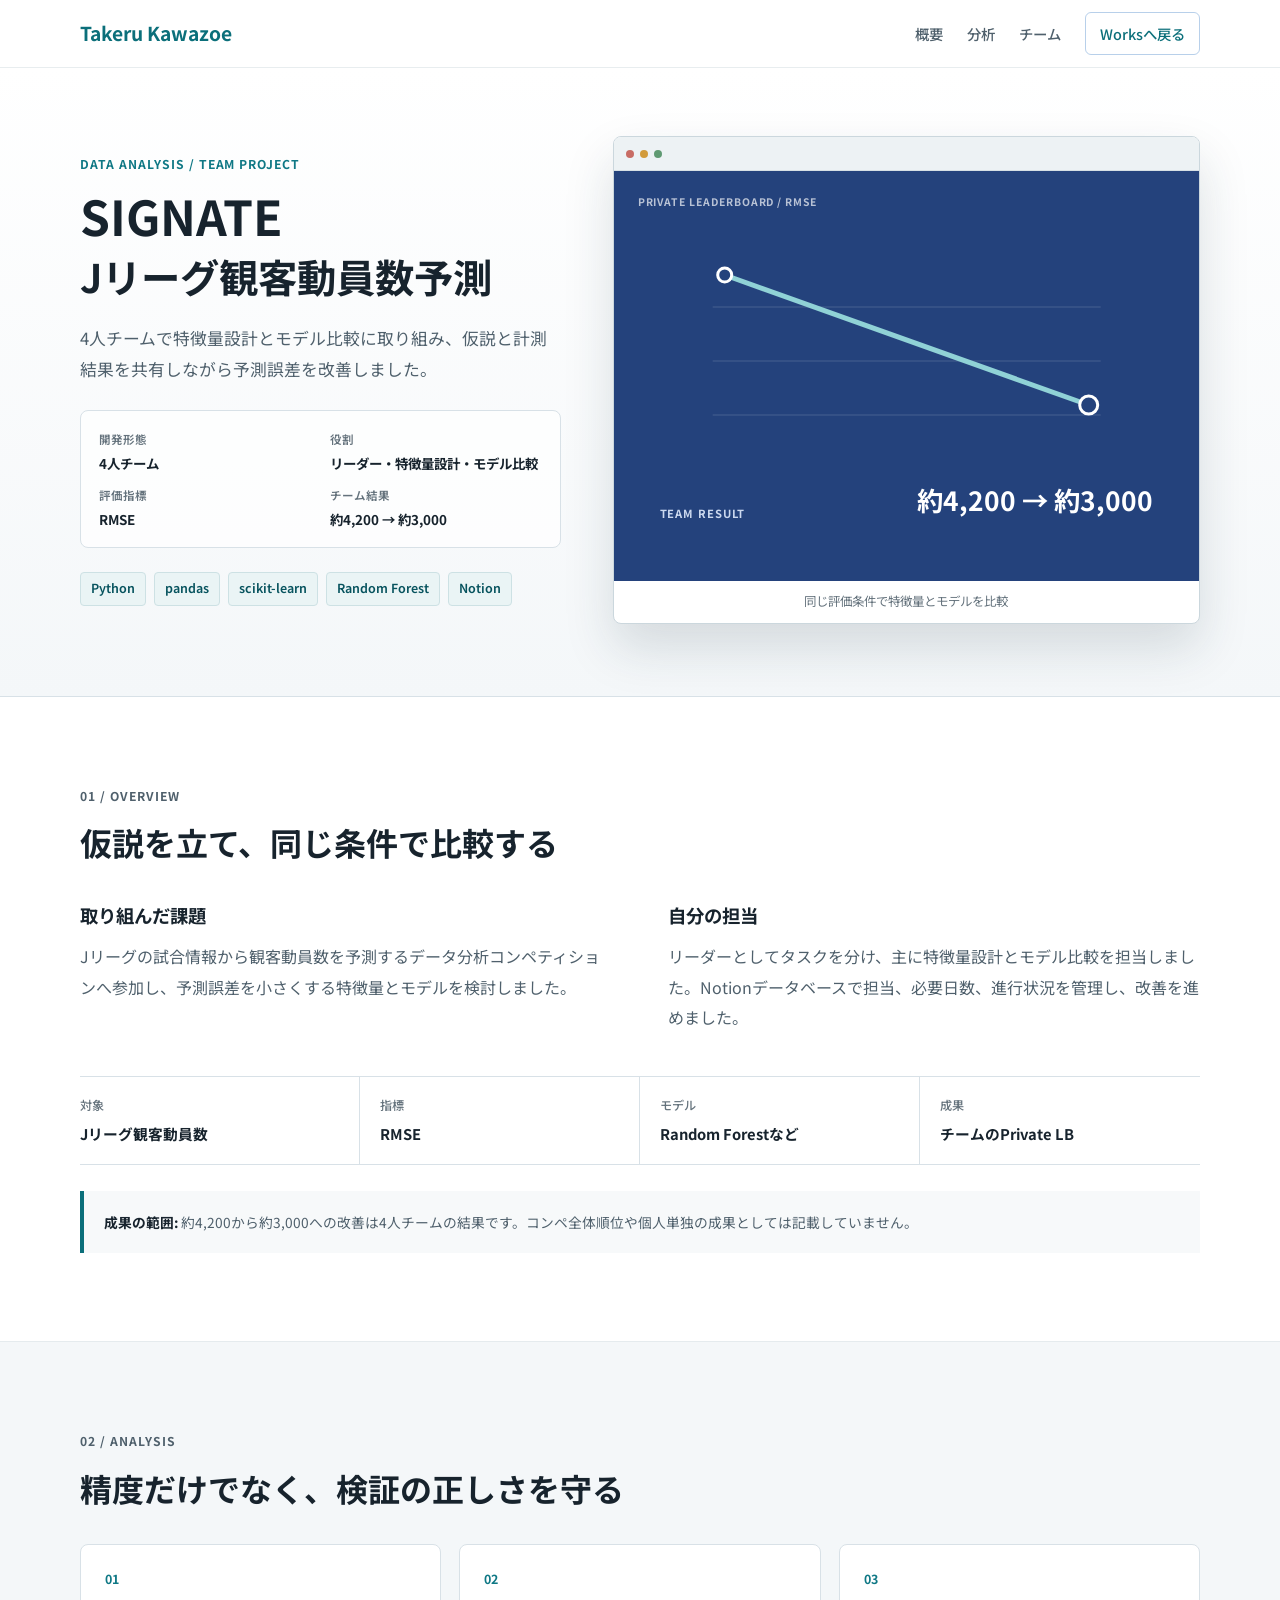
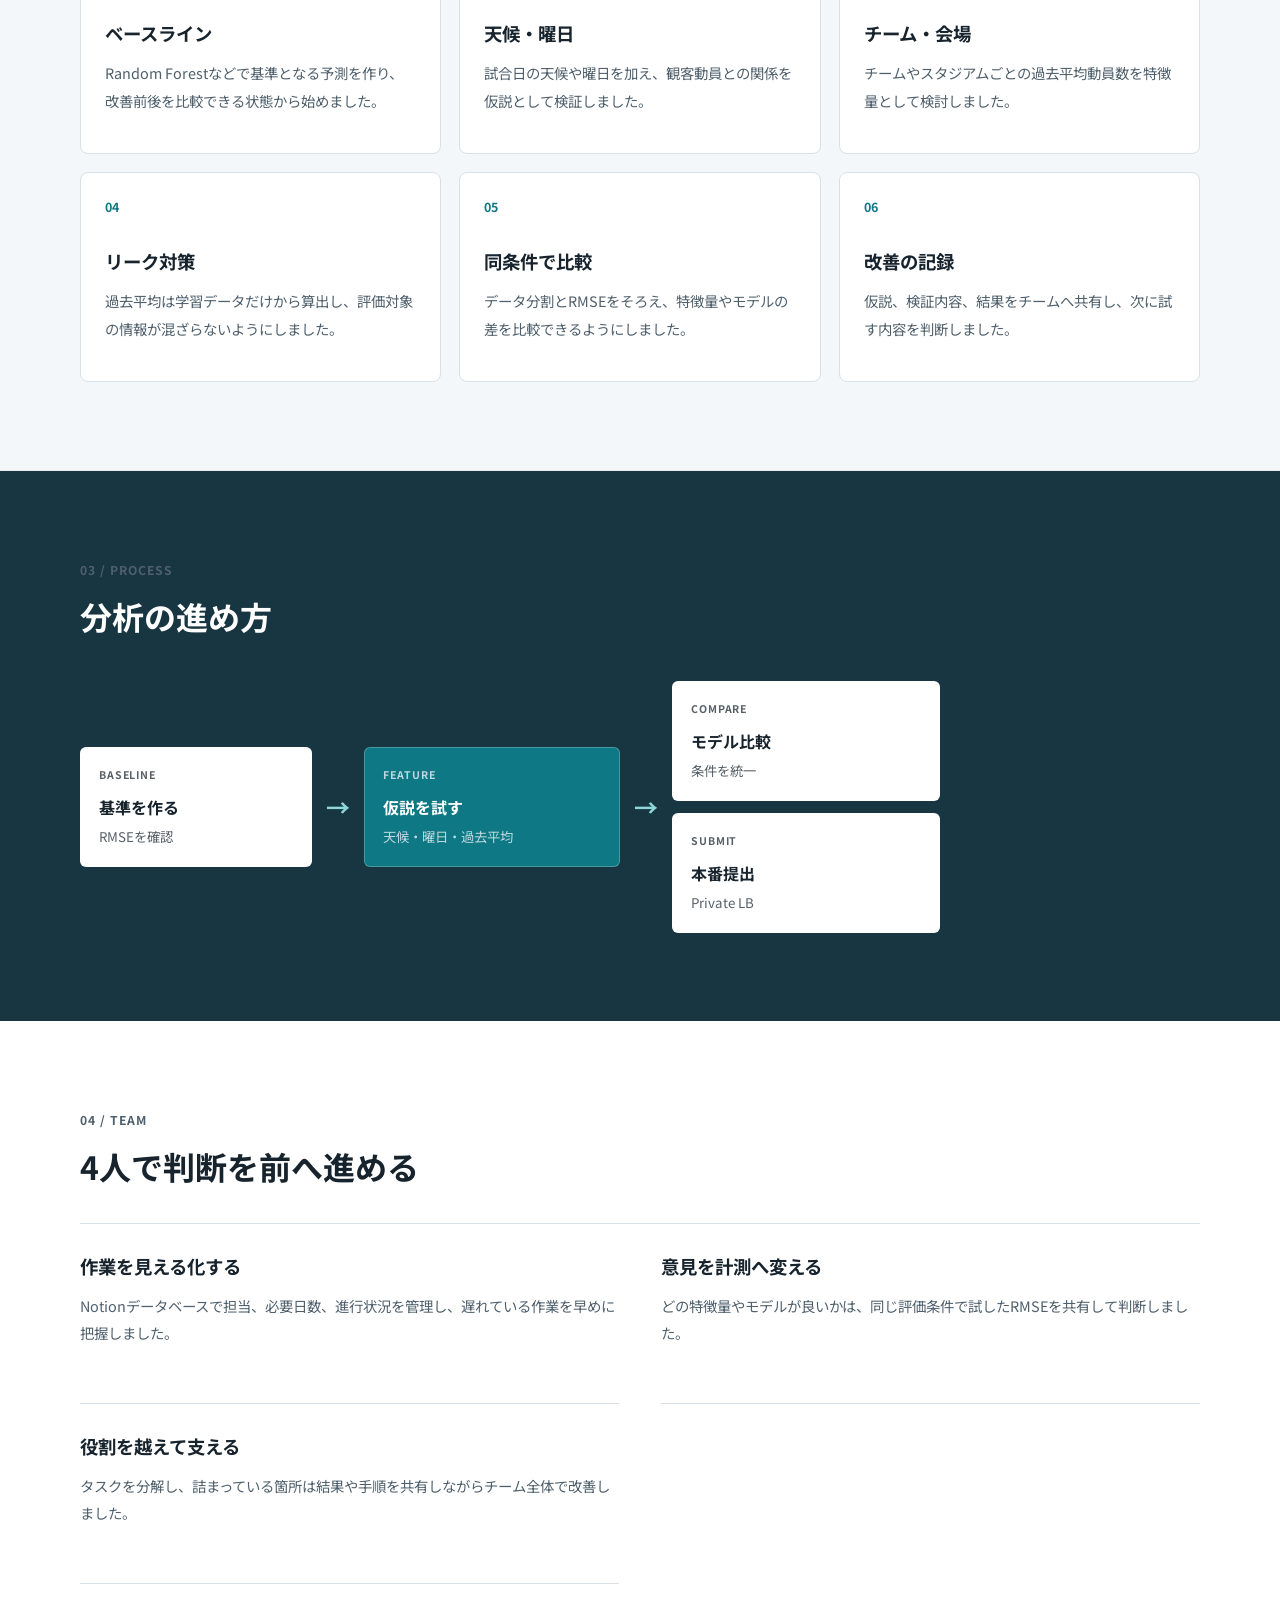
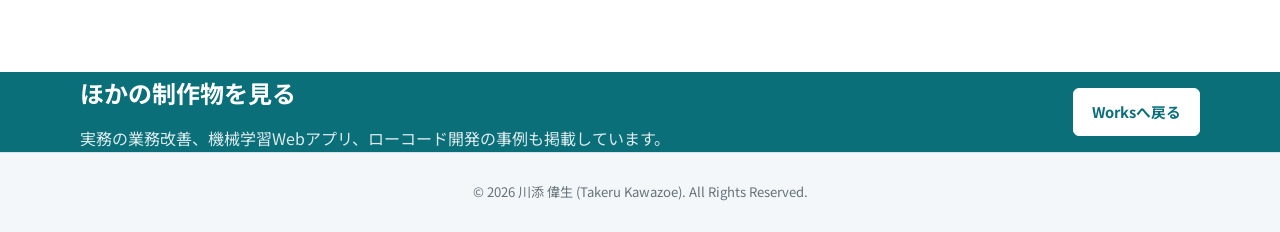
<file: projects/signate-jleague/index.html>
<!DOCTYPE html>
<html lang="ja">
<head>
    <meta charset="UTF-8">
    <meta name="viewport" content="width=device-width, initial-scale=1.0">
    <meta name="description" content="4人チームでSIGNATEのJリーグ観客動員数予測に取り組み、特徴量設計とモデル比較を重ねたデータ分析事例です。">
    <meta property="og:title" content="SIGNATE Jリーグ観客動員数予測 | 川添 偉生 ポートフォリオ">
    <meta property="og:description" content="データリークを防ぎながら特徴量とモデルを比較し、チームのPrivate Leaderboard RMSEを改善した事例です。">
    <meta property="og:type" content="article">
    <meta property="og:url" content="https://takerukawazoe.github.io/portfolio/projects/signate-jleague/">
    <title>SIGNATE Jリーグ観客動員数予測 | Takeru Kawazoe Portfolio</title>
    <script>document.documentElement.classList.add("js");</script>
    <link rel="stylesheet" href="../../style.css?v=19">
    <link rel="stylesheet" href="../ml-helpdesk/project.css?v=5">
    <link rel="stylesheet" href="../work-detail.css?v=2">
    <link href="https://fonts.googleapis.com/css2?family=Noto+Sans+JP:wght@300;400;500;700&display=swap" rel="stylesheet">
</head>
<body class="project-detail-page work-detail-page">
    <a class="skip-link" href="#main-content">本文へ移動</a>
    <nav class="detail-navbar" aria-label="プロジェクトナビゲーション">
        <a class="detail-brand" href="../../index.html">Takeru Kawazoe</a>
        <div class="detail-nav-links">
            <a href="#overview">概要</a><a href="#analysis">分析</a><a href="#team">チーム</a><a class="detail-back-link" href="../../index.html#projects">Worksへ戻る</a>
        </div>
    </nav>

    <header class="detail-hero">
        <div class="detail-container detail-hero-grid">
            <div class="detail-hero-copy">
                <p class="detail-eyebrow">DATA ANALYSIS / TEAM PROJECT</p>
                <h1 class="detail-long-title">SIGNATE<br><span>Jリーグ観客動員数予測</span></h1>
                <p class="detail-lead">4人チームで特徴量設計とモデル比較に取り組み、仮説と計測結果を共有しながら予測誤差を改善しました。</p>
                <dl class="detail-quick-facts" aria-label="プロジェクト要約">
                    <div><dt>開発形態</dt><dd>4人チーム</dd></div><div><dt>役割</dt><dd>リーダー・特徴量設計・モデル比較</dd></div><div><dt>評価指標</dt><dd>RMSE</dd></div><div><dt>チーム結果</dt><dd>約4,200 → 約3,000</dd></div>
                </dl>
                <ul class="detail-tech-list" aria-label="使用技術"><li>Python</li><li>pandas</li><li>scikit-learn</li><li>Random Forest</li><li>Notion</li></ul>
            </div>
            <figure class="product-shot work-detail-visual data-visual">
                <div class="product-shot-bar" aria-hidden="true"><span></span><span></span><span></span></div>
                <div class="work-visual-canvas" aria-hidden="true">
                    <p class="work-visual-kicker">PRIVATE LEADERBOARD / RMSE</p>
                    <svg viewBox="0 0 440 220" focusable="false"><path d="M26 186 H414 M26 132 H414 M26 78 H414"></path><polyline points="38,46 402,176"></polyline><circle cx="38" cy="46" r="7"></circle><circle cx="402" cy="176" r="9"></circle></svg>
                    <div class="data-score"><span>TEAM RESULT</span><strong>約4,200 → 約3,000</strong></div>
                </div>
                <figcaption>同じ評価条件で特徴量とモデルを比較</figcaption>
            </figure>
        </div>
    </header>

    <main id="main-content">
        <section id="overview" class="case-section">
            <div class="detail-container">
                <p class="section-kicker">01 / OVERVIEW</p>
                <h2>仮説を立て、同じ条件で比較する</h2>
                <div class="overview-grid">
                    <div><h3>取り組んだ課題</h3><p>Jリーグの試合情報から観客動員数を予測するデータ分析コンペティションへ参加し、予測誤差を小さくする特徴量とモデルを検討しました。</p></div>
                    <div><h3>自分の担当</h3><p>リーダーとしてタスクを分け、主に特徴量設計とモデル比較を担当しました。Notionデータベースで担当、必要日数、進行状況を管理し、改善を進めました。</p></div>
                </div>
                <dl class="project-facts"><div><dt>対象</dt><dd>Jリーグ観客動員数</dd></div><div><dt>指標</dt><dd>RMSE</dd></div><div><dt>モデル</dt><dd>Random Forestなど</dd></div><div><dt>成果</dt><dd>チームのPrivate LB</dd></div></dl>
                <p class="evidence-note"><strong>成果の範囲:</strong> 約4,200から約3,000への改善は4人チームの結果です。コンペ全体順位や個人単独の成果としては記載していません。</p>
            </div>
        </section>

        <section id="analysis" class="case-section case-section-muted">
            <div class="detail-container">
                <p class="section-kicker">02 / ANALYSIS</p>
                <h2>精度だけでなく、検証の正しさを守る</h2>
                <div class="feature-grid">
                    <article class="feature-item"><span class="feature-number">01</span><h3>ベースライン</h3><p>Random Forestなどで基準となる予測を作り、改善前後を比較できる状態から始めました。</p></article>
                    <article class="feature-item"><span class="feature-number">02</span><h3>天候・曜日</h3><p>試合日の天候や曜日を加え、観客動員との関係を仮説として検証しました。</p></article>
                    <article class="feature-item"><span class="feature-number">03</span><h3>チーム・会場</h3><p>チームやスタジアムごとの過去平均動員数を特徴量として検討しました。</p></article>
                    <article class="feature-item"><span class="feature-number">04</span><h3>リーク対策</h3><p>過去平均は学習データだけから算出し、評価対象の情報が混ざらないようにしました。</p></article>
                    <article class="feature-item"><span class="feature-number">05</span><h3>同条件で比較</h3><p>データ分割とRMSEをそろえ、特徴量やモデルの差を比較できるようにしました。</p></article>
                    <article class="feature-item"><span class="feature-number">06</span><h3>改善の記録</h3><p>仮説、検証内容、結果をチームへ共有し、次に試す内容を判断しました。</p></article>
                </div>
            </div>
        </section>

        <section class="case-section architecture-section" aria-labelledby="process-title">
            <div class="detail-container">
                <p class="section-kicker section-kicker-light">03 / PROCESS</p>
                <h2 id="process-title">分析の進め方</h2>
                <div class="architecture-flow" aria-label="ベースライン、仮説、特徴量作成、同条件での比較、提出の順に進めた分析工程">
                    <div class="architecture-node"><span class="architecture-label">BASELINE</span><strong>基準を作る</strong><small>RMSEを確認</small></div><span class="architecture-arrow" aria-hidden="true">→</span><div class="architecture-node architecture-node-accent"><span class="architecture-label">FEATURE</span><strong>仮説を試す</strong><small>天候・曜日・過去平均</small></div><span class="architecture-arrow" aria-hidden="true">→</span><div class="architecture-stack"><div class="architecture-node"><span class="architecture-label">COMPARE</span><strong>モデル比較</strong><small>条件を統一</small></div><div class="architecture-node"><span class="architecture-label">SUBMIT</span><strong>本番提出</strong><small>Private LB</small></div></div>
                </div>
            </div>
        </section>

        <section id="team" class="case-section">
            <div class="detail-container">
                <p class="section-kicker">04 / TEAM</p>
                <h2>4人で判断を前へ進める</h2>
                <div class="decision-list">
                    <article><h3>作業を見える化する</h3><p>Notionデータベースで担当、必要日数、進行状況を管理し、遅れている作業を早めに把握しました。</p></article>
                    <article><h3>意見を計測へ変える</h3><p>どの特徴量やモデルが良いかは、同じ評価条件で試したRMSEを共有して判断しました。</p></article>
                    <article><h3>役割を越えて支える</h3><p>タスクを分解し、詰まっている箇所は結果や手順を共有しながらチーム全体で改善しました。</p></article>
                </div>
            </div>
        </section>

        <section class="project-cta"><div class="detail-container project-cta-inner"><div><h2>ほかの制作物を見る</h2><p>実務の業務改善、機械学習Webアプリ、ローコード開発の事例も掲載しています。</p></div><div class="detail-actions"><a class="detail-button detail-button-on-dark" href="../../index.html#projects">Worksへ戻る</a></div></div></section>
    </main>

    <footer class="detail-footer"><div class="detail-container"><p>&copy; 2026 川添 偉生 (Takeru Kawazoe). All Rights Reserved.</p></div></footer>
    <script src="../../motion.js?v=5"></script>
</body>
</html>
</file>
<file: style.css>
* {
    box-sizing: border-box;
    margin: 0;
    padding: 0;
}

:root {
    --primary-color: #0b6f7a;
    --primary-hover: #07545c;
    --primary-soft: #e7f2f3;
    --secondary-color: #3158a5;
    --amber-color: #ad650f;
    --amber-soft: #fff3df;
    --text-color: #17232d;
    --text-secondary: #4f606c;
    --text-muted: #64727c;
    --bg-color: #ffffff;
    --bg-secondary: #f4f7f8;
    --bg-strong: #172c33;
    --border-color: #d7e0e4;
    --border-light: #e8edef;
    --shadow-soft: 0 16px 38px rgba(23, 44, 51, 0.08);
    --transition: 160ms ease;
}

@view-transition {
    navigation: auto;
}

.ml-project-title {
    view-transition-name: ml-helpdesk-title;
}

.ml-project-image {
    view-transition-name: ml-helpdesk-image;
}

::view-transition-old(root) {
    animation: 180ms ease both page-fade-out;
}

::view-transition-new(root) {
    animation: 320ms ease both page-fade-in;
}

@keyframes page-fade-out {
    to { opacity: 0; }
}

@keyframes page-fade-in {
    from { opacity: 0; }
}

html {
    scroll-behavior: smooth;
    overflow-x: clip;
}

body {
    min-width: 0;
    color: var(--text-color);
    background: var(--bg-color);
    font-family: "Noto Sans JP", "Yu Gothic", "Meiryo", sans-serif;
    line-height: 1.75;
    overflow-x: clip;
}

img {
    display: block;
    max-width: 100%;
}

a {
    color: inherit;
}

button,
a {
    -webkit-tap-highlight-color: transparent;
}

button,
input,
textarea,
select {
    font: inherit;
}

:focus-visible {
    outline: 3px solid rgba(49, 88, 165, 0.45);
    outline-offset: 3px;
}

.skip-link {
    position: fixed;
    top: 12px;
    left: 12px;
    z-index: 2000;
    padding: 10px 14px;
    color: #ffffff;
    background: var(--bg-strong);
    border-radius: 4px;
    text-decoration: none;
    transform: translateY(-160%);
}

.skip-link:focus {
    transform: translateY(0);
}

.career-page .page-shell {
    width: min(1120px, calc(100% - 48px));
    margin: 0 auto;
}

.site-header {
    position: sticky;
    top: 0;
    z-index: 1000;
    min-height: 72px;
    background: rgba(255, 255, 255, 0.97);
    border-bottom: 1px solid transparent;
    backdrop-filter: blur(18px);
    transition: border-color var(--transition), box-shadow var(--transition);
}

.site-header.is-scrolled {
    border-bottom-color: var(--border-light);
    box-shadow: 0 8px 28px rgba(23, 44, 51, 0.06);
}

.site-header-inner {
    position: relative;
    display: flex;
    width: min(1180px, calc(100% - 48px));
    min-height: 72px;
    align-items: center;
    justify-content: space-between;
    gap: 28px;
    margin: 0 auto;
}

.site-brand {
    display: inline-flex;
    align-items: baseline;
    gap: 12px;
    color: var(--text-color);
    text-decoration: none;
}

.site-brand strong {
    font-size: 1rem;
}

.site-brand span {
    color: var(--text-muted);
    font-size: 0.74rem;
    font-weight: 500;
}

.global-nav {
    display: flex;
    align-items: center;
    gap: 26px;
}

.global-nav a {
    position: relative;
    color: var(--text-secondary);
    font-size: 0.84rem;
    font-weight: 700;
    text-decoration: none;
}

.global-nav a::after {
    position: absolute;
    right: 0;
    bottom: -8px;
    left: 0;
    height: 2px;
    background: var(--primary-color);
    content: "";
    opacity: 0;
    transform: scaleX(0.3);
    transition: opacity var(--transition), transform var(--transition);
}

.global-nav a:hover,
.global-nav a:focus-visible,
.global-nav a[aria-current="true"] {
    color: var(--primary-color);
}

.global-nav a:hover::after,
.global-nav a[aria-current="true"]::after {
    opacity: 1;
    transform: scaleX(1);
}

.global-nav .nav-contact {
    min-height: 38px;
    padding: 7px 14px;
    color: #ffffff;
    background: var(--bg-strong);
    border-radius: 6px;
}

.global-nav .nav-contact::after {
    display: none;
}

.global-nav .nav-contact:hover,
.global-nav .nav-contact:focus-visible,
.global-nav .nav-contact[aria-current="true"] {
    color: #ffffff;
    background: var(--primary-hover);
}

.menu-button {
    display: none;
    width: 44px;
    height: 44px;
    flex-direction: column;
    align-items: center;
    justify-content: center;
    gap: 5px;
    padding: 0;
    background: transparent;
    border: 1px solid var(--border-color);
    border-radius: 6px;
    cursor: pointer;
}

.menu-button span {
    display: block;
    width: 18px;
    height: 2px;
    background: var(--text-color);
    transition: transform var(--transition), opacity var(--transition);
}

.menu-button[aria-expanded="true"] span:nth-child(1) {
    transform: translateY(7px) rotate(45deg);
}

.menu-button[aria-expanded="true"] span:nth-child(2) {
    opacity: 0;
}

.menu-button[aria-expanded="true"] span:nth-child(3) {
    transform: translateY(-7px) rotate(-45deg);
}

.eyebrow,
.section-index {
    margin-bottom: 14px;
    color: var(--primary-color);
    font-size: 0.76rem;
    font-weight: 700;
    letter-spacing: 0;
}

.orbit-hero {
    position: relative;
    min-height: calc(100svh - 72px);
    overflow: hidden;
    isolation: isolate;
    background-color: #f7fbfb;
    background-image:
        linear-gradient(rgba(11, 111, 122, 0.045) 1px, transparent 1px),
        linear-gradient(90deg, rgba(11, 111, 122, 0.045) 1px, transparent 1px);
    background-size: 48px 48px;
    border-bottom: 1px solid var(--border-light);
}

.orbit-layout {
    position: relative;
    z-index: 2;
    display: flex;
    min-height: calc(100svh - 72px);
    align-items: center;
    padding: 64px 0;
}

.orbit-identity {
    position: relative;
    z-index: 2;
    width: min(520px, 46vw);
}

.orbit-identity h1 {
    margin-bottom: 12px;
    color: var(--text-color);
    font-size: clamp(3.4rem, 6.4vw, 6.2rem);
    font-weight: 700;
    letter-spacing: -0.06em;
    line-height: 1.08;
}

.orbit-role {
    color: var(--primary-color);
    font-size: 1.05rem;
    font-weight: 700;
}

.orbit-summary {
    max-width: 500px;
    margin-top: 18px;
    color: var(--text-secondary);
    font-size: 0.92rem;
    line-height: 1.85;
}

.orbit-tech {
    display: grid;
    gap: 7px;
    max-width: 500px;
    margin-top: 24px;
    list-style: none;
}

.orbit-tech li {
    display: grid;
    grid-template-columns: 62px minmax(0, 1fr);
    align-items: center;
    gap: 12px;
    min-height: 38px;
    padding: 7px 12px;
    background: rgba(255, 255, 255, 0.74);
    border: 1px solid rgba(11, 111, 122, 0.14);
    border-radius: 5px;
    backdrop-filter: blur(4px);
}

.orbit-tech span {
    color: var(--primary-color);
    font-size: 0.62rem;
    font-weight: 700;
    letter-spacing: 0.1em;
}

.orbit-tech strong {
    color: var(--text-secondary);
    font-size: 0.78rem;
}

.orbit-canvas {
    position: absolute;
    z-index: 1;
    top: 50%;
    left: 78%;
    width: min(78vmin, 780px);
    pointer-events: none;
    transform: translate(-50%, -50%);
}

.orbit-canvas svg {
    display: block;
    width: 100%;
    height: auto;
    overflow: visible;
}

.orbit-line,
.orbit-shape,
.signal-halo,
.signal-dot,
.core-frame,
.core-cell,
.core-dot,
.orbit-axis {
    vector-effect: non-scaling-stroke;
}

.orbit-line {
    fill: none;
    stroke: rgba(11, 111, 122, 0.34);
    stroke-width: 2;
}

.orbit-line-dashed {
    stroke: rgba(49, 88, 165, 0.4);
    stroke-dasharray: 9 13;
}

.orbit-shape {
    fill: #f7fbfb;
    stroke: var(--primary-color);
    stroke-width: 3;
}

.orbit-shape-square {
    stroke: var(--secondary-color);
}

.orbit-shape-diamond {
    stroke: var(--amber-color);
}

.signal-halo {
    fill: none;
    stroke: rgba(169, 102, 21, 0.38);
    stroke-width: 2;
}

.signal-dot {
    fill: var(--amber-color);
}

.core-frame {
    fill: rgba(255, 255, 255, 0.8);
    stroke: var(--primary-color);
    stroke-width: 3;
}

.core-cell {
    fill: var(--primary-color);
    stroke: #f7fbfb;
    stroke-width: 8;
}

.core-dot {
    fill: #ffffff;
}

.orbit-axis {
    fill: none;
    stroke: rgba(11, 111, 122, 0.09);
    stroke-dasharray: 2 16;
    stroke-width: 1;
}

.orbit-motion {
    transform-box: view-box;
    transform-origin: center;
}

.motion-ready .orbit-track-outer {
    animation: orbit-clockwise 18s linear infinite;
    animation-play-state: paused;
}

.motion-ready .orbit-track-inner {
    animation: orbit-counter 12s linear infinite;
    animation-play-state: paused;
}

.motion-ready .signal-rotor {
    animation: orbit-clockwise 4.8s linear infinite;
    animation-play-state: paused;
}

.motion-ready .orbit-hero.is-running .orbit-motion {
    animation-play-state: running;
}

@keyframes orbit-clockwise {
    to { transform: rotate(360deg); }
}

@keyframes orbit-counter {
    to { transform: rotate(-360deg); }
}

.orbit-status {
    position: absolute;
    right: 0;
    bottom: 30px;
    display: flex;
    align-items: center;
    gap: 8px;
    color: var(--text-muted);
    font-size: 0.62rem;
    font-weight: 700;
    letter-spacing: 0.1em;
}

.orbit-status span {
    width: 7px;
    height: 7px;
    background: var(--primary-color);
    border-radius: 50%;
}

.button-row,
.contact-actions {
    display: flex;
    flex-wrap: wrap;
    gap: 12px;
    margin-top: 30px;
}

.button {
    display: inline-flex;
    min-height: 46px;
    align-items: center;
    justify-content: center;
    padding: 10px 20px;
    border: 1px solid transparent;
    border-radius: 6px;
    font-size: 0.9rem;
    font-weight: 700;
    text-decoration: none;
    transition: color var(--transition), background var(--transition), border-color var(--transition), transform var(--transition);
}

.button:hover {
    transform: translateY(-2px);
}

.button-primary {
    color: #ffffff;
    background: var(--primary-color);
}

.button-primary:hover {
    background: var(--primary-hover);
}

.button-secondary {
    color: var(--text-color);
    background: #ffffff;
    border-color: var(--border-color);
}

.button-secondary:hover {
    color: var(--primary-color);
    border-color: var(--primary-color);
}

.section-block {
    padding: 96px 0;
    scroll-margin-top: 72px;
}

.section-toned {
    background: var(--bg-secondary);
    border-top: 1px solid var(--border-light);
    border-bottom: 1px solid var(--border-light);
}

.section-heading {
    display: grid;
    grid-template-columns: repeat(2, minmax(0, 1fr));
    align-items: end;
    gap: 24px 64px;
    margin-bottom: 44px;
}

.section-heading .section-index {
    grid-column: 1 / -1;
    margin-bottom: -12px;
}

.section-heading h2 {
    font-size: 2.25rem;
    line-height: 1.4;
}

.section-heading > p:last-child {
    max-width: 620px;
    color: var(--text-secondary);
    font-size: 0.96rem;
}

.skill-level {
    display: inline-flex;
    align-items: center;
    min-height: 28px;
    padding: 4px 9px;
    color: #ffffff;
    background: var(--primary-color);
    border-radius: 4px;
    font-size: 0.72rem;
    font-weight: 700;
}

.skill-level-personal {
    background: var(--secondary-color);
}

.experience-summary h3 {
    margin-bottom: 16px;
    font-size: 1.55rem;
    line-height: 1.45;
}

.confidential-note {
    margin-top: 20px;
    padding-left: 12px;
    color: var(--text-muted);
    border-left: 3px solid var(--border-color);
    font-size: 0.78rem;
}

.count-value {
    font-variant-numeric: tabular-nums;
}

.works-grid {
    display: grid;
    grid-template-columns: repeat(12, minmax(0, 1fr));
    gap: 28px;
}

.work-card {
    grid-column: span 5;
    min-width: 0;
}

.work-card-wide {
    grid-column: span 7;
}

.work-card > a {
    display: grid;
    height: 100%;
    overflow: hidden;
    color: var(--text-color);
    background: #ffffff;
    border: 1px solid var(--border-color);
    border-radius: 10px;
    box-shadow: 0 14px 34px rgba(23, 44, 51, 0.06);
    text-decoration: none;
    transition: border-color var(--transition), box-shadow var(--transition), transform var(--transition);
}

.work-card > a:hover,
.work-card > a:focus-visible {
    border-color: rgba(11, 111, 122, 0.55);
    box-shadow: 0 20px 44px rgba(23, 44, 51, 0.12);
    transform: translateY(-4px);
}

.work-cover {
    position: relative;
    display: grid;
    min-height: 300px;
    overflow: hidden;
    place-items: center;
    background: #eaf2f3;
    border-bottom: 1px solid var(--border-color);
}

.work-cover-label {
    position: absolute;
    top: 18px;
    left: 20px;
    z-index: 2;
    padding: 5px 8px;
    color: #ffffff;
    background: rgba(23, 44, 51, 0.88);
    border-radius: 4px;
    font-size: 0.62rem;
    font-weight: 700;
    letter-spacing: 0.08em;
}

.work-cover-image img {
    width: 100%;
    height: 300px;
    object-fit: cover;
    object-position: center 18%;
    transition: transform 420ms ease;
}

.work-card > a:hover .work-cover-image img,
.work-card > a:focus-visible .work-cover-image img {
    transform: scale(1.025);
}

.work-card-body {
    display: flex;
    min-width: 0;
    flex-direction: column;
    padding: 28px;
}

.work-card-topline {
    display: flex;
    justify-content: space-between;
    gap: 16px;
    margin-bottom: 14px;
    color: var(--primary-color);
    font-size: 0.7rem;
    font-weight: 700;
}

.work-card h3 {
    margin-bottom: 12px;
    font-size: 1.35rem;
    line-height: 1.45;
}

.work-card-body > p {
    color: var(--text-secondary);
    font-size: 0.88rem;
}

.work-tags {
    display: flex;
    flex-wrap: wrap;
    gap: 7px;
    margin-top: 20px;
    list-style: none;
}

.work-tags li {
    padding: 4px 8px;
    color: var(--text-secondary);
    background: var(--bg-secondary);
    border: 1px solid var(--border-light);
    border-radius: 4px;
    font-size: 0.67rem;
    font-weight: 700;
}

.work-card-link {
    display: inline-flex;
    min-height: 44px;
    align-items: flex-end;
    align-self: flex-start;
    gap: 7px;
    margin-top: auto;
    padding-top: 22px;
    color: var(--primary-color);
    font-size: 0.8rem;
    font-weight: 700;
}

.work-card-link i {
    font-style: normal;
    transition: transform var(--transition);
}

.work-card > a:hover .work-card-link i,
.work-card > a:focus-visible .work-card-link i {
    transform: translate(2px, -2px);
}

.work-cover-system {
    align-content: center;
    gap: 26px;
    background: var(--bg-strong);
}

.mini-system-flow {
    display: flex;
    align-items: center;
    gap: 12px;
}

.mini-system-flow b {
    padding: 9px 11px;
    color: #ffffff;
    border: 1px solid rgba(255, 255, 255, 0.22);
    border-radius: 6px;
    font-size: 0.74rem;
}

.mini-system-flow i,
.work-cover-system > strong i {
    color: #71c4c9;
    font-style: normal;
}

.work-cover-system > strong {
    display: flex;
    align-items: center;
    gap: 16px;
    color: #ffffff;
    font-size: 2.2rem;
    line-height: 1;
}

.work-cover-system > strong span:last-child {
    color: #8ed3d7;
}

.work-cover-chart {
    color: #ffffff;
    background: #24427c;
}

.work-cover-chart svg {
    position: absolute;
    inset: 48px 28px 34px;
    width: calc(100% - 56px);
    height: calc(100% - 82px);
}

.work-cover-chart svg path {
    fill: none;
    stroke: rgba(255, 255, 255, 0.14);
    stroke-width: 1;
}

.work-cover-chart svg polyline {
    fill: none;
    stroke: #90d2d6;
    stroke-linecap: round;
    stroke-linejoin: round;
    stroke-width: 4;
}

.work-cover-chart svg circle {
    fill: #24427c;
    stroke: #ffffff;
    stroke-width: 3;
}

.chart-value {
    position: absolute;
    right: 24px;
    bottom: 22px;
    display: grid;
    justify-items: end;
}

.chart-value span {
    color: #cdd8ef;
    font-size: 0.62rem;
    font-weight: 700;
    letter-spacing: 0.1em;
}

.chart-value strong {
    font-size: 1rem;
}

.work-cover-decision {
    align-content: center;
    gap: 26px;
    padding: 52px 34px 28px;
    background: #f7efe2;
}

.decision-inputs {
    display: grid;
    width: min(100%, 420px);
    grid-template-columns: repeat(3, minmax(0, 1fr));
    gap: 8px;
}

.decision-inputs span {
    padding: 11px 8px;
    color: #6a4b22;
    background: rgba(255, 255, 255, 0.68);
    border: 1px solid #ddc8a8;
    border-radius: 6px;
    font-size: 0.72rem;
    font-weight: 700;
    text-align: center;
}

.decision-result {
    display: grid;
    width: min(100%, 420px);
    gap: 3px;
    padding: 18px 20px;
    color: #ffffff;
    background: #8a581a;
    border-radius: 8px;
}

.decision-result small {
    color: #f5dfbd;
    font-size: 0.6rem;
    letter-spacing: 0.08em;
}

.decision-result strong {
    font-size: 0.96rem;
}

.motion-ready .reveal-item {
    opacity: 0;
    transform: translateY(18px);
    transition:
        opacity 520ms ease calc(var(--reveal-order, 0) * 55ms),
        transform 520ms ease calc(var(--reveal-order, 0) * 55ms);
}

.motion-ready .reveal-item.is-visible {
    opacity: 1;
    transform: translateY(0);
}

.experience-layout {
    display: grid;
    grid-template-columns: minmax(0, 0.85fr) minmax(0, 1.15fr);
    gap: 72px;
}

.experience-summary {
    align-self: start;
}

.experience-period {
    margin-bottom: 10px;
    color: var(--primary-color);
    font-size: 0.82rem;
    font-weight: 700;
}

.experience-role {
    margin-bottom: 20px;
    color: var(--text-secondary);
    font-size: 0.86rem;
    font-weight: 700;
}

.experience-summary > p:not(.experience-period, .experience-role, .confidential-note) {
    color: var(--text-secondary);
}

.experience-steps {
    display: grid;
    gap: 0;
    list-style: none;
}

.experience-steps li {
    display: grid;
    grid-template-columns: 52px 1fr;
    gap: 20px;
    padding: 0 0 28px;
}

.experience-steps li + li {
    padding-top: 28px;
    border-top: 1px solid var(--border-color);
}

.experience-steps > li > span,
.approach-grid > li > span {
    color: var(--primary-color);
    font-size: 0.76rem;
    font-weight: 700;
}

.experience-steps h3 {
    margin-bottom: 8px;
    font-size: 1rem;
}

.experience-steps p {
    color: var(--text-secondary);
    font-size: 0.88rem;
}

.approach-grid {
    display: grid;
    grid-template-columns: repeat(4, minmax(0, 1fr));
    gap: 28px;
    list-style: none;
}

.approach-grid li {
    min-width: 0;
    padding-top: 22px;
    border-top: 3px solid var(--primary-color);
}

.approach-grid h3 {
    margin: 12px 0 10px;
    font-size: 1.05rem;
}

.approach-grid p {
    color: var(--text-secondary);
    font-size: 0.86rem;
}

.skill-evidence {
    border-top: 1px solid var(--border-color);
}

.skills-priority {
    display: grid;
    grid-template-columns: minmax(220px, 0.75fr) minmax(0, 2.25fr);
    gap: 36px;
    margin-bottom: 52px;
    padding: 34px;
    background: #ffffff;
    border: 1px solid var(--border-color);
    border-radius: 8px;
    box-shadow: var(--shadow-soft);
}

.skills-priority > header h3 {
    margin-bottom: 12px;
    font-size: 1.35rem;
    line-height: 1.45;
}

.skills-priority > header > p:last-child,
.skills-priority-grid article > p:not(.skills-priority-tech) {
    color: var(--text-secondary);
    font-size: 0.82rem;
}

.skills-priority-grid {
    display: grid;
    grid-template-columns: repeat(3, minmax(0, 1fr));
    gap: 24px;
}

.skills-priority-grid article {
    display: flex;
    min-width: 0;
    flex-direction: column;
    padding-top: 14px;
    border-top: 3px solid var(--primary-color);
}

.skills-priority-grid article > span {
    color: var(--primary-color);
    font-size: 0.68rem;
    font-weight: 700;
}

.skills-priority-grid h4 {
    margin: 8px 0 10px;
    font-size: 1rem;
    line-height: 1.5;
}

.skills-priority-tech {
    margin-bottom: 10px;
    color: var(--text-color);
    font-size: 0.73rem;
    font-weight: 700;
    overflow-wrap: anywhere;
}

.skills-priority-grid a {
    align-self: flex-start;
    min-height: 44px;
    margin-top: auto;
    padding-top: 14px;
    color: var(--primary-color);
    font-size: 0.78rem;
    font-weight: 700;
    text-decoration: none;
}

.skills-priority-grid a:hover,
.skills-priority-grid a:focus-visible {
    text-decoration: underline;
    text-underline-offset: 4px;
}

.skill-row {
    display: grid;
    grid-template-columns: minmax(180px, 0.65fr) minmax(260px, 1fr) minmax(260px, 1fr);
    gap: 24px 40px;
    align-items: center;
    padding: 28px 0;
    border-bottom: 1px solid var(--border-color);
}

.skill-row h3 {
    margin-top: 9px;
    font-size: 1rem;
}

.skill-row > p {
    color: var(--text-secondary);
    font-size: 0.86rem;
}

.skill-level-school {
    color: #5f3a0c;
    background: #f0c575;
}

.qualification-row {
    display: grid;
    grid-template-columns: minmax(180px, 0.65fr) minmax(0, 2fr);
    gap: 40px;
    margin-top: 42px;
}

.qualification-row h3 {
    font-size: 1.1rem;
}

.qualification-row ul {
    list-style: none;
}

.qualification-row li {
    display: flex;
    justify-content: space-between;
    gap: 20px;
    padding: 13px 0;
    border-bottom: 1px solid var(--border-color);
}

.qualification-row li:first-child {
    padding-top: 0;
}

.qualification-row li span {
    flex: 0 0 auto;
    color: var(--text-muted);
    font-size: 0.8rem;
}

.profile-layout {
    display: grid;
    grid-template-columns: 300px minmax(0, 1fr);
    gap: 70px;
    align-items: start;
}

.profile-photo-frame {
    overflow: hidden;
    aspect-ratio: 4 / 5;
    background: var(--bg-secondary);
    border-radius: 8px;
}

.profile-photo-frame img {
    width: 100%;
    height: 100%;
    object-fit: cover;
    object-position: center top;
}

.profile-copy h2 {
    margin-bottom: 18px;
    font-size: 2.25rem;
}

.profile-intro {
    max-width: 690px;
    margin-bottom: 30px;
    color: var(--text-secondary);
    font-size: 1rem;
}

.profile-facts {
    border-top: 1px solid var(--border-color);
}

.profile-facts div {
    display: grid;
    grid-template-columns: 110px 1fr;
    gap: 24px;
    padding: 15px 0;
    border-bottom: 1px solid var(--border-color);
}

.profile-facts dt {
    color: var(--text-muted);
    font-size: 0.8rem;
    font-weight: 700;
}

.profile-facts dd {
    font-size: 0.86rem;
}

.career-vision {
    margin-top: 32px;
    padding: 24px 0 0 24px;
    border-top: 1px solid var(--border-color);
    border-left: 4px solid var(--primary-color);
}

.career-vision h3 {
    margin-bottom: 8px;
    font-size: 1rem;
}

.career-vision p {
    color: var(--text-secondary);
    font-size: 0.9rem;
}

.contact-section {
    padding: 76px 0;
    color: #ffffff;
    background: var(--bg-strong);
    scroll-margin-top: 72px;
}

.contact-layout {
    display: flex;
    align-items: center;
    justify-content: space-between;
    gap: 48px;
}

.section-index-light {
    color: #71c4c9;
}

.contact-layout h2 {
    margin-bottom: 10px;
    font-size: 2rem;
    line-height: 1.45;
}

.contact-layout p:last-child {
    color: #c9d6da;
}

.contact-links {
    display: flex;
    flex: 0 0 auto;
    flex-direction: column;
    align-items: flex-end;
    gap: 16px;
}

.contact-actions {
    margin-top: 0;
}

.contact-email {
    margin: 0;
    color: #c9d6da;
    font-size: 0.84rem;
    text-align: right;
}

.contact-email a {
    color: #ffffff;
    text-decoration: underline;
    text-underline-offset: 0.18em;
}

.contact-email a:hover,
.contact-email a:focus-visible {
    color: #9be0e3;
}

.contact-socials {
    display: flex;
    flex-wrap: wrap;
    justify-content: flex-end;
    gap: 8px;
}

.social-link {
    display: inline-flex;
    min-height: 40px;
    align-items: center;
    gap: 8px;
    padding: 7px 12px;
    color: #ffffff;
    border: 1px solid rgba(255, 255, 255, 0.32);
    border-radius: 999px;
    font-size: 0.78rem;
    font-weight: 700;
    letter-spacing: 0.01em;
    text-decoration: none;
    transition: color var(--transition), background var(--transition), border-color var(--transition), transform var(--transition);
}

.social-link:hover,
.social-link:focus-visible {
    color: var(--bg-strong);
    background: #ffffff;
    border-color: #ffffff;
    transform: translateY(-2px);
}

.social-link svg {
    width: 18px;
    height: 18px;
    fill: none;
    stroke: currentColor;
    stroke-linecap: round;
    stroke-linejoin: round;
    stroke-width: 1.8;
}

.social-link-line svg path:first-child {
    fill: currentColor;
    stroke: none;
}

.social-link-line svg path:last-child {
    stroke: var(--bg-strong);
    stroke-width: 2.2;
}

.social-link-instagram svg .social-icon-fill {
    fill: currentColor;
    stroke: none;
}

.social-link-x svg {
    stroke-width: 2.1;
}

.button-light {
    color: var(--bg-strong);
    background: #ffffff;
}

.button-light:hover {
    background: #dff0f1;
}

.button-outline-light {
    color: #ffffff;
    border-color: rgba(255, 255, 255, 0.45);
}

.button-outline-light:hover {
    border-color: #ffffff;
}

.site-footer {
    padding: 24px 0;
    color: var(--text-muted);
    background: #ffffff;
    border-top: 1px solid var(--border-light);
    font-size: 0.75rem;
}

.site-footer .page-shell {
    display: flex;
    align-items: center;
    justify-content: space-between;
    gap: 24px;
}

.site-footer a {
    color: var(--primary-color);
    font-weight: 700;
    text-decoration: none;
}

.site-footer a:hover,
.site-footer a:focus-visible {
    text-decoration: underline;
    text-underline-offset: 4px;
}

@media (max-width: 980px) {
    .orbit-canvas {
        left: 86%;
        width: min(74vmin, 680px);
    }

    .orbit-identity {
        width: min(470px, 52vw);
    }

    .experience-layout {
        grid-template-columns: minmax(0, 1fr);
        gap: 48px;
    }

    .approach-grid {
        grid-template-columns: repeat(2, minmax(0, 1fr));
    }

    .skill-row {
        grid-template-columns: minmax(180px, 0.7fr) minmax(0, 1.3fr);
    }

    .skill-row > p:last-child {
        grid-column: 2;
    }

    .skills-priority {
        grid-template-columns: minmax(0, 1fr);
    }
}

@media (max-width: 820px) {
    .career-page .page-shell,
    .site-header-inner {
        width: min(100% - 32px, 1120px);
    }

    .site-brand span {
        display: none;
    }

    .global-nav {
        position: absolute;
        top: calc(100% + 1px);
        right: 0;
        left: 0;
        display: flex;
        flex-direction: column;
        align-items: stretch;
        gap: 0;
        padding: 8px 16px 18px;
        background: #ffffff;
        border: 1px solid var(--border-color);
        border-top: 0;
        box-shadow: var(--shadow-soft);
    }

    .js .global-nav {
        display: none;
    }

    .js .global-nav[data-open="true"] {
        display: flex;
    }

    .global-nav a,
    .global-nav .nav-contact {
        min-height: 44px;
        padding: 10px 8px;
        color: var(--text-color);
        background: transparent;
        border-radius: 0;
        border-bottom: 1px solid var(--border-light);
    }

    .global-nav a::after {
        display: none;
    }

    .global-nav .nav-contact:hover,
    .global-nav .nav-contact:focus-visible,
    .global-nav .nav-contact[aria-current="true"] {
        color: var(--primary-color);
        background: transparent;
    }

    .js .menu-button {
        display: flex;
    }

    .section-block {
        padding: 72px 0;
    }

    .section-heading {
        grid-template-columns: minmax(0, 1fr);
        gap: 14px;
        margin-bottom: 34px;
    }

    .section-heading .section-index {
        grid-column: auto;
        margin-bottom: 0;
    }

    .section-heading h2,
    .profile-copy h2 {
        font-size: 1.8rem;
    }

    .works-grid {
        grid-template-columns: minmax(0, 1fr);
    }

    .work-card,
    .work-card-wide {
        grid-column: auto;
    }

    .profile-layout {
        grid-template-columns: 180px minmax(0, 1fr);
        gap: 40px;
    }

    .skills-priority-grid {
        grid-template-columns: minmax(0, 1fr);
        gap: 22px;
    }

    .contact-layout {
        align-items: flex-start;
        flex-direction: column;
    }
}

@media (max-width: 700px) {
    .orbit-hero {
        min-height: auto;
    }

    .orbit-layout {
        min-height: calc(100svh - 72px);
        align-items: flex-start;
        padding: 330px 0 30px;
    }

    .orbit-canvas {
        top: 8px;
        left: 50%;
        width: min(72vw, 470px);
        transform: translateX(-50%);
    }

    .orbit-identity {
        width: min(620px, 100%);
        padding: 32px 28px 26px;
        background: rgba(247, 251, 251, 0.9);
        border: 1px solid rgba(11, 111, 122, 0.12);
        border-radius: 12px;
    }

    .orbit-identity h1 {
        font-size: clamp(3rem, 10vw, 4.25rem);
    }

    .orbit-status {
        display: none;
    }

}

@media (max-width: 620px) {
    .orbit-layout {
        min-height: auto;
        padding: 238px 0 22px;
    }

    .orbit-canvas {
        top: 0;
        width: min(76vw, 360px);
    }

    .orbit-identity {
        padding: 28px 20px 20px;
        border-radius: 10px;
    }

    .orbit-identity h1 {
        margin-bottom: 8px;
        font-size: 2.75rem;
    }

    .orbit-role {
        font-size: 0.9rem;
    }

    .orbit-summary {
        display: none;
    }

    .orbit-tech {
        gap: 5px;
        margin-top: 16px;
    }

    .orbit-tech li {
        grid-template-columns: 50px minmax(0, 1fr);
        min-height: 34px;
        padding: 5px 9px;
    }

    .orbit-tech strong {
        font-size: 0.68rem;
    }

    .orbit-identity .button-row {
        margin-top: 16px;
    }

    .orbit-identity .button {
        flex: 1 1 calc(50% - 6px);
        min-height: 42px;
        padding: 8px 10px;
        font-size: 0.78rem;
    }

    .work-cover,
    .work-cover-image img {
        min-height: 240px;
        height: 240px;
    }

    .work-card-body {
        padding: 24px 22px;
    }

    .work-card h3 {
        font-size: 1.2rem;
    }

    .work-cover-system > strong {
        font-size: 1.8rem;
    }

    .mini-system-flow {
        gap: 7px;
    }

    .mini-system-flow b {
        padding: 8px;
        font-size: 0.66rem;
    }

    .experience-summary h3 {
        font-size: 1.28rem;
    }

    .approach-grid {
        grid-template-columns: minmax(0, 1fr);
        gap: 24px;
    }

    .skill-row {
        grid-template-columns: minmax(0, 1fr);
        gap: 12px;
    }

    .skills-priority {
        gap: 28px;
        padding: 26px 22px;
    }

    .skill-row > p:last-child {
        grid-column: auto;
    }

    .qualification-row {
        grid-template-columns: minmax(0, 1fr);
        gap: 20px;
    }

    .qualification-row li {
        align-items: flex-start;
        flex-direction: column;
        gap: 3px;
    }

    .profile-layout {
        grid-template-columns: minmax(0, 1fr);
        gap: 32px;
    }

    .profile-photo-frame {
        width: min(230px, 72vw);
    }

    .profile-facts div {
        grid-template-columns: minmax(0, 1fr);
        gap: 4px;
    }

    .career-vision {
        padding-left: 18px;
    }

    .contact-section {
        padding: 64px 0;
    }

    .contact-layout h2 {
        font-size: 1.55rem;
    }

    .contact-actions {
        width: 100%;
    }

    .contact-links {
        width: 100%;
        align-items: stretch;
    }

    .contact-actions .button {
        flex: 1 1 100%;
    }

    .contact-socials {
        justify-content: flex-start;
    }

    .social-link {
        flex: 1 1 auto;
        justify-content: center;
    }

    .site-footer .page-shell {
        align-items: flex-start;
        flex-direction: column;
        gap: 8px;
    }
}

@media (max-width: 360px) {
    .orbit-layout {
        padding-top: 218px;
    }

    .orbit-canvas {
        width: 270px;
    }

    .orbit-identity h1 {
        font-size: 2.45rem;
    }

    .orbit-identity .button {
        font-size: 0.72rem;
    }
}

@media (prefers-reduced-motion: reduce) {
    html {
        scroll-behavior: auto;
    }

    *,
    *::before,
    *::after {
        scroll-behavior: auto !important;
        animation-duration: 0.01ms !important;
        animation-iteration-count: 1 !important;
        transition-duration: 0.01ms !important;
    }

    .motion-ready .reveal-item {
        opacity: 1;
        transform: none;
    }

    .motion-ready .orbit-motion {
        animation: none !important;
        transform: none;
    }

    ::view-transition-old(root),
    ::view-transition-new(root),
    ::view-transition-group(ml-helpdesk-title),
    ::view-transition-group(ml-helpdesk-image) {
        animation-duration: 0.01ms !important;
    }
}
</file>
<file: projects/ml-helpdesk/project.css>
:root {
    --detail-teal: #0f7885;
    --detail-teal-dark: #07535e;
    --detail-green: #1d7654;
    --detail-amber: #a55c12;
    --detail-ink: #17232d;
    --detail-line: #d8e1e7;
    --detail-surface: #f4f7f9;
}

.project-detail-page {
    color: var(--detail-ink);
    background: #ffffff;
}

.detail-container {
    width: min(1120px, calc(100% - 40px));
    margin: 0 auto;
}

.detail-navbar {
    position: sticky;
    top: 0;
    z-index: 1000;
    display: flex;
    align-items: center;
    justify-content: space-between;
    min-height: 68px;
    padding: 12px max(24px, calc((100% - 1120px) / 2));
    background: rgba(255, 255, 255, 0.96);
    border-bottom: 1px solid var(--border-light);
    backdrop-filter: blur(16px);
}

.detail-brand {
    color: var(--primary-color);
    font-size: 1.2rem;
    font-weight: 700;
    text-decoration: none;
}

.detail-nav-links {
    display: flex;
    align-items: center;
    gap: 24px;
}

.detail-nav-links a {
    color: var(--text-secondary);
    font-size: 0.9rem;
    font-weight: 500;
    text-decoration: none;
}

.detail-nav-links a:hover,
.detail-nav-links a:focus-visible {
    color: var(--primary-color);
}

.detail-nav-links .detail-back-link {
    padding: 8px 14px;
    color: var(--primary-color);
    border: 1px solid rgba(0, 86, 179, 0.28);
    border-radius: 6px;
}

.detail-hero {
    padding: 68px 0 72px;
    background: linear-gradient(180deg, #ffffff 0%, #f4f7f9 100%);
    border-bottom: 1px solid var(--detail-line);
}

.detail-hero-grid {
    display: grid;
    grid-template-columns: minmax(0, 0.9fr) minmax(440px, 1.1fr);
    align-items: center;
    gap: 52px;
}

.detail-hero-grid > *,
.detail-hero-copy,
.product-shot {
    min-width: 0;
}

.detail-eyebrow,
.section-kicker {
    margin-bottom: 12px;
    color: var(--detail-teal);
    font-size: 0.76rem;
    font-weight: 700;
    letter-spacing: 0.08em;
}

.detail-hero h1 {
    margin-bottom: 22px;
    color: var(--detail-ink);
    font-size: 3rem;
    line-height: 1.18;
    overflow-wrap: anywhere;
}

.detail-lead {
    max-width: 650px;
    color: var(--text-secondary);
    font-size: 1.05rem;
    line-height: 1.9;
}

.detail-actions {
    display: flex;
    flex-wrap: wrap;
    gap: 12px;
    margin-top: 28px;
}

.detail-button {
    display: inline-flex;
    min-height: 46px;
    align-items: center;
    justify-content: center;
    padding: 10px 18px;
    border: 1px solid var(--primary-color);
    border-radius: 6px;
    font-size: 0.92rem;
    font-weight: 700;
    text-decoration: none;
    transition: var(--transition);
}

.detail-button-secondary {
    color: #ffffff;
    background: var(--primary-color);
}

.detail-button-secondary:hover,
.detail-button-secondary:focus-visible {
    background: var(--primary-hover);
    border-color: var(--primary-hover);
}

.detail-button-disabled {
    color: var(--text-muted);
    background: #eef2f4;
    border-color: #d7dfe4;
    cursor: not-allowed;
}

.detail-quick-facts {
    display: grid;
    grid-template-columns: repeat(2, minmax(0, 1fr));
    gap: 12px 20px;
    margin-top: 24px;
    padding: 18px;
    background: rgba(255, 255, 255, 0.78);
    border: 1px solid var(--detail-line);
    border-radius: 8px;
}

.detail-quick-facts dt {
    margin-bottom: 3px;
    color: var(--text-muted);
    font-size: 0.72rem;
    font-weight: 600;
}

.detail-quick-facts dd {
    color: var(--detail-ink);
    font-size: 0.84rem;
    font-weight: 700;
    line-height: 1.55;
}

.detail-tech-list {
    display: flex;
    flex-wrap: wrap;
    gap: 8px;
    margin-top: 24px;
    list-style: none;
}

.detail-tech-list li {
    max-width: 100%;
    padding: 5px 10px;
    color: var(--detail-teal-dark);
    background: #eaf4f5;
    border: 1px solid #cde1e4;
    border-radius: 4px;
    font-size: 0.78rem;
    font-weight: 600;
    overflow-wrap: anywhere;
}

.product-shot {
    width: 100%;
    overflow: hidden;
    background: #ffffff;
    border: 1px solid #cbd7dd;
    border-radius: 8px;
    box-shadow: 0 24px 50px rgba(30, 55, 70, 0.15);
}

.product-shot-bar {
    display: flex;
    align-items: center;
    gap: 6px;
    height: 34px;
    padding: 0 12px;
    background: #edf2f4;
    border-bottom: 1px solid #d6dfe4;
}

.product-shot-bar span {
    width: 8px;
    height: 8px;
    background: #9eb0ba;
    border-radius: 50%;
}

.product-shot-bar span:nth-child(1) { background: #c86c64; }
.product-shot-bar span:nth-child(2) { background: #d29b3b; }
.product-shot-bar span:nth-child(3) { background: #5f9a72; }

.product-shot img {
    display: block;
    width: 100%;
    height: 420px;
    object-fit: cover;
    object-position: top center;
}

.product-shot figcaption {
    padding: 10px 14px;
    color: var(--text-muted);
    font-size: 0.78rem;
    text-align: center;
}

.case-section {
    padding: 88px 0;
}

.project-detail-page #main-content,
.project-detail-page section[id] {
    scroll-margin-top: 84px;
}

.case-section-muted {
    background: var(--detail-surface);
    border-top: 1px solid #e5ebee;
    border-bottom: 1px solid #e5ebee;
}

.case-section h2 {
    max-width: 760px;
    margin-bottom: 34px;
    color: var(--detail-ink);
    font-size: 2rem;
    line-height: 1.4;
}

.case-section h3 {
    margin-bottom: 10px;
    color: var(--detail-ink);
    font-size: 1.15rem;
}

.case-section p {
    color: var(--text-secondary);
    line-height: 1.9;
}

.section-intro {
    max-width: 760px;
    margin-top: -18px;
    margin-bottom: 28px;
}

.overview-grid {
    display: grid;
    grid-template-columns: repeat(2, minmax(0, 1fr));
    gap: 56px;
}

.project-facts {
    display: grid;
    grid-template-columns: repeat(4, minmax(0, 1fr));
    margin-top: 44px;
    border-top: 1px solid var(--detail-line);
    border-bottom: 1px solid var(--detail-line);
}

.project-facts div {
    padding: 18px 20px;
    border-right: 1px solid var(--detail-line);
}

.project-facts div:first-child { padding-left: 0; }
.project-facts div:last-child { border-right: 0; }

.project-facts dt {
    margin-bottom: 4px;
    color: var(--text-muted);
    font-size: 0.76rem;
    font-weight: 500;
}

.project-facts dd {
    color: var(--detail-ink);
    font-size: 0.92rem;
    font-weight: 700;
}

.demo-cta-panel {
    display: flex;
    align-items: center;
    justify-content: space-between;
    gap: 32px;
    padding: 30px 32px;
    background: #ffffff;
    border: 1px solid var(--detail-line);
    border-radius: 8px;
}

.demo-cta-panel > div {
    max-width: 720px;
}

.demo-cta-panel .detail-button {
    flex: 0 0 auto;
}

.demo-video-panel {
    margin: 28px 0 0;
    padding: 28px;
    background: #ffffff;
    border: 1px solid var(--detail-line);
    border-radius: 8px;
}

.demo-video-heading {
    display: flex;
    align-items: flex-start;
    justify-content: space-between;
    gap: 24px;
    margin-bottom: 18px;
}

.demo-video-heading h3 {
    margin: 6px 0 8px;
    color: var(--detail-ink);
    font-size: 1.25rem;
}

.demo-video-heading p {
    max-width: 720px;
    margin: 0;
    color: var(--text-muted);
    font-size: 0.92rem;
}

.demo-video-kicker {
    color: var(--detail-teal);
    font-size: 0.72rem;
    font-weight: 700;
    letter-spacing: 0.12em;
}

.demo-video-meta {
    flex: 0 0 auto;
    padding-top: 4px;
    color: var(--text-muted);
    font-size: 0.78rem;
    font-variant-numeric: tabular-nums;
    white-space: nowrap;
}

.demo-video {
    display: block;
    width: 100%;
    aspect-ratio: 16 / 9;
    background: #10232e;
    border-radius: 6px;
}

.demo-video-panel figcaption {
    margin-top: 12px;
    color: var(--text-muted);
    font-size: 0.78rem;
    line-height: 1.7;
}

.feature-grid {
    display: grid;
    grid-template-columns: repeat(3, minmax(0, 1fr));
    gap: 18px;
}

.feature-item {
    min-height: 210px;
    padding: 24px;
    background: #ffffff;
    border: 1px solid var(--detail-line);
    border-radius: 8px;
}

.feature-number {
    display: block;
    margin-bottom: 26px;
    color: var(--detail-teal);
    font-size: 0.78rem;
    font-weight: 700;
}

.feature-item p { font-size: 0.9rem; }

.architecture-section {
    color: #ffffff;
    background: #183642;
}

.architecture-section h2,
.architecture-section .section-intro {
    color: #ffffff;
}

.section-kicker-light { color: #8ed7d8; }

.flow-controls {
    display: none;
    align-items: center;
    gap: 18px;
    margin-top: 28px;
}

.project-interactions-ready .flow-controls {
    display: flex;
}

.flow-button {
    min-height: 44px;
    flex: 0 0 auto;
    padding: 9px 16px;
    color: #ffffff;
    background: transparent;
    border: 1px solid #8ed7d8;
    border-radius: 6px;
    font: inherit;
    font-size: 0.86rem;
    font-weight: 700;
    cursor: pointer;
    transition: color var(--transition), background var(--transition), border-color var(--transition);
}

.flow-button:hover,
.flow-button:focus-visible {
    color: var(--detail-ink);
    background: #8ed7d8;
}

.flow-button:disabled {
    color: rgba(255, 255, 255, 0.6);
    border-color: rgba(255, 255, 255, 0.3);
    cursor: wait;
}

.flow-status {
    max-width: 650px;
    color: #d8e8eb !important;
    font-size: 0.86rem;
}

.architecture-flow {
    display: grid;
    grid-template-columns: minmax(150px, 1fr) auto minmax(170px, 1.1fr) auto minmax(180px, 1.15fr) auto minmax(160px, 1fr);
    align-items: center;
    gap: 14px;
    margin-top: 42px;
}

.architecture-stack {
    display: grid;
    gap: 12px;
}

.architecture-node {
    display: flex;
    min-height: 118px;
    flex-direction: column;
    justify-content: center;
    padding: 18px;
    background: #ffffff;
    border: 1px solid rgba(255, 255, 255, 0.24);
    border-radius: 6px;
    color: var(--detail-ink);
    transition: border-color 240ms ease, box-shadow 240ms ease, opacity 240ms ease, transform 240ms ease;
}

.architecture-node-accent {
    color: #ffffff;
    background: var(--detail-teal);
}

.architecture-node-external {
    min-height: 82px;
    background: #eaf4f5;
}

.architecture-label {
    margin-bottom: 8px;
    color: inherit;
    font-size: 0.66rem;
    font-weight: 700;
    letter-spacing: 0.08em;
    opacity: 0.72;
}

.architecture-node strong { font-size: 1rem; }
.architecture-node small { margin-top: 4px; color: inherit; opacity: 0.72; }
.architecture-arrow { color: #8ed7d8; font-size: 1.5rem; font-weight: 700; }

.architecture-node.is-flow-active {
    border-color: #a9f0e2;
    box-shadow: 0 0 0 3px rgba(142, 215, 216, 0.28), 0 14px 28px rgba(0, 0, 0, 0.2);
    transform: translateY(-5px);
    animation: flow-focus 900ms ease-in-out infinite alternate;
}

.architecture-node.is-flow-complete {
    border-color: #75c7aa;
    box-shadow: inset 4px 0 0 #75c7aa;
}

.architecture-arrow {
    transition: color 220ms ease, opacity 220ms ease, transform 220ms ease;
}

.architecture-arrow.is-flow-active {
    color: #ffffff;
    transform: translateX(4px);
}

.architecture-arrow.is-flow-complete {
    color: #75c7aa;
}

@keyframes flow-focus {
    from { box-shadow: 0 0 0 3px rgba(142, 215, 216, 0.18), 0 10px 22px rgba(0, 0, 0, 0.16); }
    to { box-shadow: 0 0 0 6px rgba(142, 215, 216, 0.3), 0 16px 32px rgba(0, 0, 0, 0.24); }
}

.model-layout {
    display: grid;
    grid-template-columns: minmax(0, 1fr) minmax(360px, 0.8fr);
    gap: 70px;
    align-items: start;
}

.detail-list {
    display: grid;
    gap: 10px;
    margin-top: 28px;
    padding-left: 20px;
    color: var(--text-secondary);
}

.model-steps {
    border-top: 1px solid var(--detail-line);
}

.model-steps div {
    display: grid;
    grid-template-columns: 44px 1fr;
    align-items: center;
    min-height: 72px;
    border-bottom: 1px solid var(--detail-line);
}

.model-steps span {
    color: var(--detail-teal);
    font-size: 0.8rem;
    font-weight: 700;
}

.model-steps p {
    color: var(--detail-ink);
    font-size: 0.92rem;
    font-weight: 600;
}

.metric-grid {
    display: grid;
    grid-template-columns: repeat(3, minmax(0, 1fr));
    gap: 18px;
}

.metric-item {
    display: flex;
    min-height: 230px;
    flex-direction: column;
    justify-content: center;
    padding: 28px;
    background: #ffffff;
    border: 1px solid var(--detail-line);
    border-radius: 8px;
}

.metric-name {
    color: var(--detail-teal);
    font-size: 0.82rem;
    font-weight: 700;
}

.metric-item strong {
    margin: 10px 0 0;
    color: var(--detail-ink);
    font-size: 2.5rem;
    line-height: 1.1;
}

.metric-item > span:not(.metric-name) {
    color: var(--text-secondary);
    font-size: 0.82rem;
}

.metric-item small {
    margin-top: 24px;
    color: var(--text-muted);
    line-height: 1.5;
}

.evaluation-note {
    margin-top: 24px;
    padding: 22px 24px;
    background: #fff8e9;
    border-left: 4px solid var(--detail-amber);
}

.evaluation-note strong {
    display: block;
    margin-bottom: 6px;
    color: #75400c;
}

.evaluation-note p { font-size: 0.9rem; }

.integration-grid {
    display: grid;
    grid-template-columns: repeat(2, minmax(0, 1fr));
    gap: 24px;
}

.integration-item {
    padding: 28px 0;
    border-top: 3px solid var(--detail-teal);
    border-bottom: 1px solid var(--detail-line);
}

.integration-service {
    display: inline-block;
    margin-bottom: 18px;
    color: var(--detail-teal);
    font-size: 0.76rem;
    font-weight: 700;
    letter-spacing: 0.08em;
}

.integration-service-slack { color: var(--detail-green); }
.integration-item p { font-size: 0.92rem; }

.integration-policy {
    margin-top: 24px;
    padding: 14px 18px;
    background: var(--detail-surface);
    border-left: 3px solid var(--detail-teal);
    font-size: 0.86rem;
}

.auth-layout {
    display: grid;
    grid-template-columns: minmax(240px, 0.75fr) minmax(440px, 1.25fr);
    gap: 48px;
    align-items: start;
}

.role-table {
    overflow: hidden;
    background: #ffffff;
    border: 1px solid var(--detail-line);
    border-radius: 8px;
}

.role-row {
    display: grid;
    grid-template-columns: 110px 1fr;
    gap: 16px;
    padding: 15px 18px;
    border-bottom: 1px solid var(--detail-line);
    font-size: 0.9rem;
}

.role-row:last-child { border-bottom: 0; }
.role-header { color: #ffffff; background: var(--detail-teal-dark); font-weight: 700; }

.security-list {
    grid-column: 1 / -1;
    display: grid;
    grid-template-columns: repeat(3, minmax(0, 1fr));
    gap: 16px;
    list-style: none;
}

.security-list li {
    padding: 18px;
    background: #ffffff;
    border-left: 3px solid var(--detail-green);
    color: var(--text-secondary);
    font-size: 0.88rem;
    line-height: 1.7;
}

.decision-list {
    display: grid;
    grid-template-columns: repeat(2, minmax(0, 1fr));
    gap: 0 42px;
    border-top: 1px solid var(--detail-line);
}

.decision-list article {
    min-height: 180px;
    padding: 26px 0;
    border-bottom: 1px solid var(--detail-line);
}

.decision-list p { font-size: 0.9rem; }

.comparison-table {
    overflow: hidden;
    background: #ffffff;
    border: 1px solid var(--detail-line);
    border-radius: 8px;
}

.comparison-controls {
    display: none;
    width: fit-content;
    margin-bottom: 14px;
    padding: 3px;
    background: #e3e9ec;
    border: 1px solid var(--detail-line);
    border-radius: 7px;
}

.project-interactions-ready .comparison-controls {
    display: inline-flex;
}

.comparison-controls button {
    min-width: 104px;
    min-height: 38px;
    padding: 7px 14px;
    color: var(--text-secondary);
    background: transparent;
    border: 0;
    border-radius: 5px;
    font: inherit;
    font-size: 0.84rem;
    font-weight: 700;
    cursor: pointer;
    transition: color var(--transition), background var(--transition), box-shadow var(--transition);
}

.comparison-controls button[aria-pressed="true"] {
    color: #ffffff;
    background: var(--detail-teal-dark);
    box-shadow: 0 2px 8px rgba(23, 35, 45, 0.16);
}

.comparison-controls button:focus-visible {
    outline: 3px solid rgba(15, 120, 133, 0.3);
    outline-offset: 2px;
}

.comparison-summary {
    display: none;
    max-width: 760px;
    margin-bottom: 20px;
    color: var(--text-secondary);
    font-size: 0.9rem;
}

.project-interactions-ready .comparison-summary {
    display: block;
}

.project-interactions-ready .comparison-table[data-mode] .comparison-row {
    grid-template-columns: 140px minmax(0, 1fr);
}

.comparison-row {
    display: grid;
    grid-template-columns: 140px repeat(2, minmax(0, 1fr));
    gap: 20px;
    padding: 18px 22px;
    border-bottom: 1px solid var(--detail-line);
    font-size: 0.9rem;
}

.comparison-row:last-child { border-bottom: 0; }
.comparison-header { color: #ffffff; background: var(--detail-teal-dark); font-weight: 700; }
.comparison-row > span { color: var(--text-secondary); }
.comparison-header > span { color: #ffffff; }

.project-cta {
    color: #ffffff;
    background: var(--primary-color);
}

.project-cta-inner {
    display: flex;
    align-items: center;
    justify-content: space-between;
    gap: 40px;
}

.project-cta h2,
.project-cta p { color: #ffffff; }
.project-cta h2 { margin-bottom: 10px; }
.project-cta p { max-width: 680px; opacity: 0.86; }
.project-cta .detail-actions { flex: 0 0 auto; margin-top: 0; }

.detail-button-on-dark {
    color: var(--primary-color);
    background: #ffffff;
    border-color: #ffffff;
}

.detail-button-on-dark:hover,
.detail-button-on-dark:focus-visible { background: #eaf2fb; }

.detail-button-on-dark-disabled {
    color: rgba(255, 255, 255, 0.7);
    background: rgba(255, 255, 255, 0.08);
    border-color: rgba(255, 255, 255, 0.38);
    cursor: not-allowed;
}

.future-list {
    display: grid;
    gap: 0;
    max-width: 850px;
    list-style: none;
    border-top: 1px solid var(--detail-line);
}

.future-list li {
    display: grid;
    grid-template-columns: 54px 1fr;
    gap: 18px;
    padding: 24px 0;
    border-bottom: 1px solid var(--detail-line);
}

.future-list li > span {
    color: var(--detail-teal);
    font-size: 0.78rem;
    font-weight: 700;
}

.future-list strong {
    display: block;
    margin-bottom: 6px;
    color: var(--detail-ink);
}

.future-list p { font-size: 0.9rem; }

.text-back-link {
    display: inline-block;
    margin-top: 38px;
    color: var(--primary-color);
    font-weight: 700;
    text-decoration: none;
}

.text-back-link:hover,
.text-back-link:focus-visible { text-decoration: underline; }

.detail-footer {
    padding: 28px 0;
    color: var(--text-muted);
    background: var(--detail-surface);
    border-top: 1px solid var(--detail-line);
    font-size: 0.82rem;
    text-align: center;
}

@media (max-width: 960px) {
    .detail-hero-grid,
    .model-layout,
    .auth-layout {
        grid-template-columns: 1fr;
    }

    .detail-hero-grid { gap: 40px; }
    .product-shot { max-width: 760px; }
    .feature-grid { grid-template-columns: repeat(2, minmax(0, 1fr)); }
    .project-facts { grid-template-columns: repeat(2, minmax(0, 1fr)); }
    .project-facts div:nth-child(2) { border-right: 0; }
    .project-facts div:nth-child(-n + 2) { border-bottom: 1px solid var(--detail-line); }
    .project-facts div:nth-child(3) { padding-left: 0; }

    .architecture-flow {
        grid-template-columns: 1fr;
        max-width: 620px;
        margin-right: auto;
        margin-left: auto;
    }

    .architecture-arrow { transform: rotate(90deg); text-align: center; }
    .architecture-arrow.is-flow-active { transform: rotate(90deg) translateX(4px); }
    .architecture-node { min-height: 100px; }
    .architecture-node-external { min-height: 82px; }
    .security-list { grid-template-columns: 1fr; }
    .project-cta-inner { align-items: flex-start; flex-direction: column; }
}

@media (max-width: 720px) {
    .detail-container { width: min(100% - 32px, 1120px); }
    .detail-navbar { min-height: 60px; flex-wrap: wrap; gap: 8px 16px; padding: 10px 16px; }
    .detail-brand { font-size: 1rem; }
    .detail-nav-links {
        order: 2;
        width: 100%;
        gap: 18px;
        overflow-x: auto;
        padding: 2px 0 4px;
        scrollbar-width: thin;
        white-space: nowrap;
    }
    .detail-nav-links > a:not(.detail-back-link) { display: block; }
    .detail-nav-links .detail-back-link { order: -1; padding: 7px 10px; font-size: 0.8rem; }
    .project-detail-page #main-content,
    .project-detail-page section[id] { scroll-margin-top: 112px; }
    .detail-hero { padding: 48px 0 54px; }
    .detail-hero-grid { grid-template-columns: minmax(0, 1fr); }
    .detail-hero h1 { font-size: 2.15rem; }
    .detail-lead { font-size: 0.96rem; }
    .detail-actions { align-items: stretch; flex-direction: column; }
    .detail-button { width: 100%; }
    .product-shot img { height: 300px; }
    .case-section { padding: 64px 0; }
    .case-section h2 { margin-bottom: 28px; font-size: 1.65rem; }
    .flow-controls { align-items: stretch; flex-direction: column; gap: 12px; }
    .flow-button { width: 100%; }
    .overview-grid,
    .feature-grid,
    .metric-grid,
    .integration-grid,
    .decision-list {
        grid-template-columns: 1fr;
    }

    .overview-grid { gap: 30px; }
    .project-facts { grid-template-columns: 1fr; }
    .project-facts div,
    .project-facts div:first-child,
    .project-facts div:nth-child(3) {
        padding: 15px 0;
        border-right: 0;
        border-bottom: 1px solid var(--detail-line);
    }
    .project-facts div:last-child { border-bottom: 0; }
    .detail-quick-facts { grid-template-columns: 1fr; }
    .demo-cta-panel { align-items: stretch; flex-direction: column; padding: 24px 20px; }
    .demo-cta-panel .detail-button { width: 100%; }
    .demo-video-panel { padding: 20px; }
    .demo-video-heading { flex-direction: column; gap: 8px; }
    .demo-video-meta { padding-top: 0; }
    .feature-item { min-height: auto; }
    .metric-item { min-height: 190px; }
    .role-row { grid-template-columns: 82px 1fr; gap: 10px; padding: 13px; font-size: 0.82rem; }
    .comparison-table { border: 0; background: transparent; }
    .comparison-controls { width: 100%; }
    .comparison-controls button { min-width: 0; flex: 1 1 50%; }
    .comparison-header { display: none; }
    .comparison-row {
        grid-template-columns: 1fr;
        gap: 8px;
        margin-bottom: 14px;
        padding: 18px;
        background: #ffffff;
        border: 1px solid var(--detail-line);
        border-radius: 6px;
    }
    .project-interactions-ready .comparison-table[data-mode] .comparison-row { grid-template-columns: 1fr; }
    .comparison-row > span::before {
        display: block;
        margin-bottom: 2px;
        color: var(--text-muted);
        font-size: 0.72rem;
        font-weight: 700;
    }
    .comparison-row > span:nth-child(2)::before { content: '改善前'; }
    .comparison-row > span:nth-child(3)::before { content: '改善後'; }
    .project-cta .detail-actions { width: 100%; }
}

@media (max-width: 420px) {
    .detail-hero h1 { font-size: 1.85rem; }
    .detail-tech-list { gap: 6px; }
    .product-shot img { height: 230px; }
    .case-section { padding: 54px 0; }
    .case-section h2 { font-size: 1.45rem; }
    .future-list li { grid-template-columns: 42px 1fr; gap: 10px; }
}

@media (prefers-reduced-motion: reduce) {
    .architecture-node.is-flow-active {
        animation: none;
        transform: none;
    }

    .architecture-arrow.is-flow-active {
        transform: none;
    }
}

@media (prefers-reduced-motion: reduce) and (max-width: 960px) {
    .architecture-arrow.is-flow-active { transform: rotate(90deg); }
}
</file>
<file: projects/work-detail.css>
.detail-long-title span {
    display: inline-block;
    font-size: 0.82em;
}

.work-detail-visual {
    min-height: 480px;
}

.work-visual-canvas {
    position: relative;
    display: grid;
    min-height: 410px;
    overflow: hidden;
    align-content: center;
    gap: 28px;
    padding: 46px;
}

.work-visual-kicker {
    position: absolute;
    top: 22px;
    left: 24px;
    color: inherit;
    font-size: 0.65rem;
    font-weight: 700;
    letter-spacing: 0.09em;
    opacity: 0.68;
}

.ops-visual .work-visual-canvas {
    color: #ffffff;
    background: #172c33;
}

.detail-system-flow {
    display: grid;
    grid-template-columns: 1fr auto 1fr auto 1fr;
    align-items: center;
    gap: 12px;
}

.detail-system-flow span {
    padding: 18px 10px;
    border: 1px solid rgba(255, 255, 255, 0.2);
    border-radius: 7px;
    font-size: 0.8rem;
    font-weight: 700;
    text-align: center;
}

.detail-system-flow i {
    color: #8ed3d7;
    font-style: normal;
}

.detail-impact {
    display: flex;
    align-items: center;
    justify-content: center;
    gap: 24px;
}

.detail-impact div {
    display: grid;
    justify-items: center;
}

.detail-impact small {
    color: #b8c8cd;
    font-size: 0.66rem;
}

.detail-impact strong {
    font-size: 2.35rem;
    line-height: 1.2;
}

.detail-impact > span {
    color: #8ed3d7;
    font-size: 1.5rem;
}

.data-visual .work-visual-canvas {
    color: #ffffff;
    background: #24427c;
}

.data-visual svg {
    width: 100%;
    height: 220px;
}

.data-visual svg path {
    fill: none;
    stroke: rgba(255, 255, 255, 0.16);
    stroke-width: 1;
}

.data-visual svg polyline {
    fill: none;
    stroke: #90d2d6;
    stroke-linecap: round;
    stroke-linejoin: round;
    stroke-width: 5;
}

.data-visual svg circle {
    fill: #24427c;
    stroke: #ffffff;
    stroke-width: 3;
}

.data-score {
    display: flex;
    align-items: end;
    justify-content: space-between;
    gap: 20px;
}

.data-score span {
    color: #cbd8ef;
    font-size: 0.7rem;
    font-weight: 700;
    letter-spacing: 0.08em;
}

.data-score strong {
    font-size: 1.65rem;
}

.decision-visual .work-visual-canvas {
    color: #634116;
    background: #f7efe2;
}

.detail-decision-inputs {
    display: grid;
    grid-template-columns: repeat(3, minmax(0, 1fr));
    gap: 10px;
}

.detail-decision-inputs div {
    display: grid;
    gap: 7px;
    padding: 16px;
    background: rgba(255, 255, 255, 0.72);
    border: 1px solid #ddc8a8;
    border-radius: 7px;
}

.detail-decision-inputs span {
    font-size: 0.68rem;
    font-weight: 700;
}

.detail-decision-inputs i {
    position: relative;
    height: 5px;
    background: #e5d6c0;
    border-radius: 99px;
}

.detail-decision-inputs i::after {
    position: absolute;
    top: 50%;
    left: 62%;
    width: 12px;
    height: 12px;
    background: #8a581a;
    border: 3px solid #ffffff;
    border-radius: 50%;
    content: "";
    transform: translate(-50%, -50%);
}

.detail-decision-result {
    display: grid;
    gap: 4px;
    padding: 24px;
    color: #ffffff;
    background: #8a581a;
    border-radius: 8px;
    box-shadow: 0 16px 30px rgba(99, 65, 22, 0.16);
}

.detail-decision-result small {
    color: #f5dfbd;
    font-size: 0.68rem;
    letter-spacing: 0.08em;
}

.detail-decision-result strong {
    font-size: 1.25rem;
}

.evidence-note {
    margin-top: 26px;
    padding: 18px 20px;
    color: var(--text-secondary);
    background: #f7f9fa;
    border-left: 4px solid var(--primary-color);
    font-size: 0.86rem;
}

.evidence-note strong {
    color: var(--text-color);
}

@media (max-width: 980px) {
    .work-detail-visual {
        min-height: 0;
    }
}

@media (max-width: 620px) {
    .work-visual-canvas {
        min-height: 340px;
        padding: 42px 22px 28px;
    }

    .detail-system-flow {
        grid-template-columns: 1fr;
        gap: 7px;
    }

    .detail-system-flow i {
        line-height: 1;
        text-align: center;
        transform: rotate(90deg);
    }

    .detail-impact {
        gap: 14px;
    }

    .detail-impact strong {
        font-size: 1.75rem;
    }

    .data-score,
    .detail-decision-inputs {
        grid-template-columns: minmax(0, 1fr);
    }

    .data-score {
        align-items: flex-start;
        flex-direction: column;
    }

    .detail-decision-inputs {
        display: grid;
    }
}

@media (prefers-reduced-motion: reduce) {
    .work-detail-visual *,
    .work-detail-visual *::before,
    .work-detail-visual *::after {
        animation: none !important;
        transition: none !important;
    }
}
</file>
